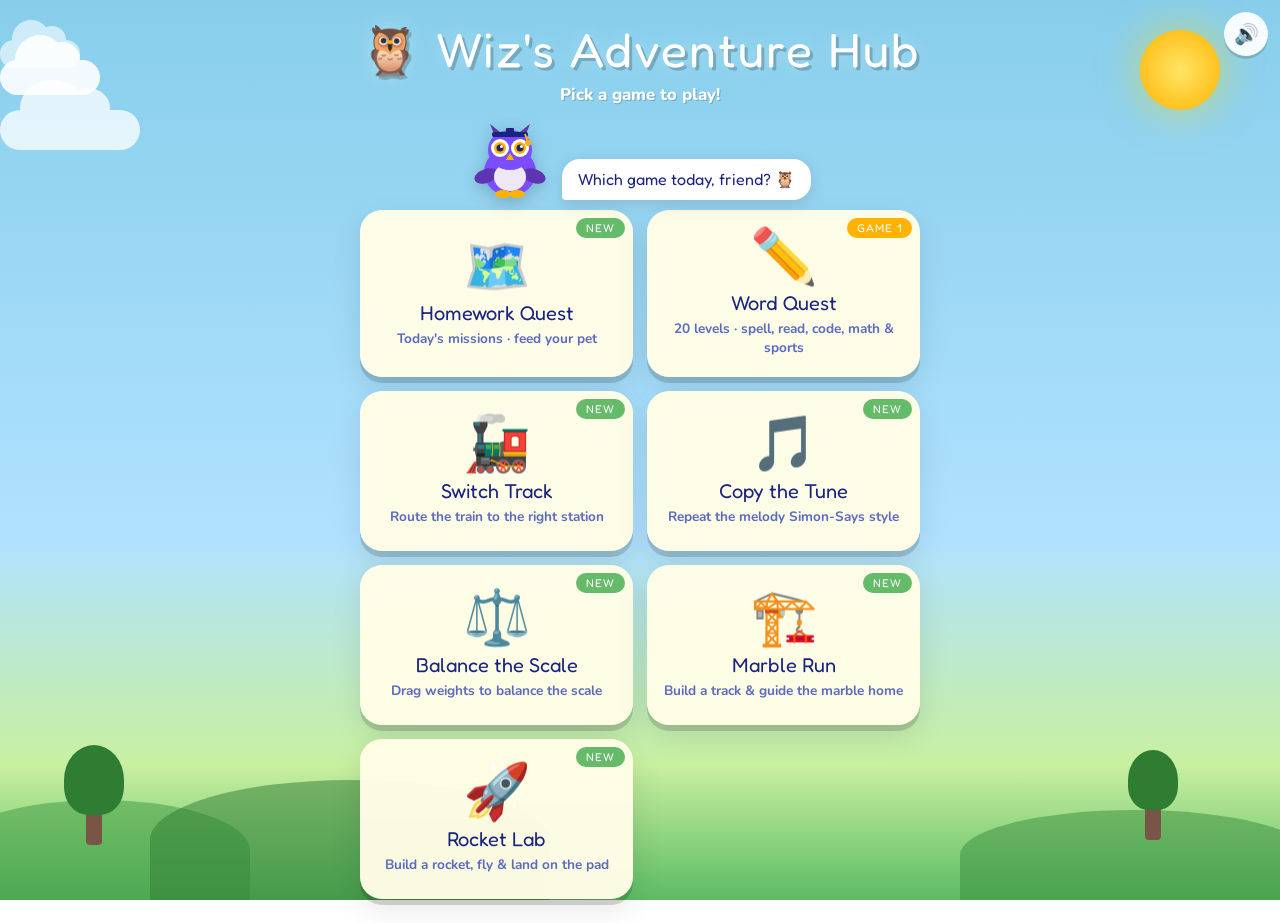
<file: index.html>
<!DOCTYPE html>
<html lang="en">
<head>
<meta charset="UTF-8">
<meta name="viewport" content="width=device-width, initial-scale=1.0">
<title>KidsLearn — Wiz's Adventure Hub 🦉</title>
<link rel="manifest" href="manifest.json">
<meta name="theme-color" content="#1A237E">
<link rel="apple-touch-icon" href="icons/apple-touch-icon.png">
<link rel="stylesheet" href="css/base.css">
<style>
.hub-title{
  font-family:'Fredoka One',cursive;
  font-size:clamp(2rem,6vw,3rem);
  color:white;text-align:center;
  text-shadow:3px 3px 0 rgba(0,0,0,0.2),0 0 20px rgba(255,255,255,0.3);
  letter-spacing:2px;
  margin:8px 0 4px;
}
.hub-sub{
  text-align:center;color:white;font-weight:800;
  font-size:1.05rem;text-shadow:1px 1px 0 rgba(0,0,0,0.2);
  margin-bottom:14px;
}
.tiles{
  display:grid;grid-template-columns:1fr 1fr;gap:14px;
  width:100%;max-width:560px;margin-top:6px;
}
@media (max-width:420px){ .tiles{grid-template-columns:1fr} }
.tile{
  display:flex;flex-direction:column;align-items:center;justify-content:center;
  background:rgba(255,253,231,0.97);
  border-radius:22px;padding:20px 14px;
  text-decoration:none;
  box-shadow:0 6px 0 rgba(0,0,0,0.15),0 10px 30px rgba(0,0,0,0.1);
  transition:transform 0.15s,box-shadow 0.15s;
  color:var(--navy);
  min-height:160px;
  position:relative;
  overflow:hidden;
}
.tile:hover{transform:translateY(-3px);box-shadow:0 9px 0 rgba(0,0,0,0.15),0 14px 40px rgba(0,0,0,0.12)}
.tile:active{transform:translateY(2px);box-shadow:0 4px 0 rgba(0,0,0,0.15)}
.tile.locked{opacity:0.55;cursor:not-allowed;pointer-events:none}
.tile-icon{font-size:3.4rem;line-height:1;margin-bottom:8px}
.tile-name{font-family:'Fredoka One',cursive;font-size:1.25rem;text-align:center;line-height:1.15}
.tile-desc{font-size:0.85rem;color:#5C6BC0;font-weight:700;text-align:center;margin-top:4px}
.tile-badge{
  position:absolute;top:8px;right:8px;
  background:#FFB300;color:white;font-family:'Fredoka One',cursive;
  font-size:0.7rem;padding:3px 10px;border-radius:99px;letter-spacing:1px;
}
.tile-badge.soon{background:#BDBDBD}
.tile-badge.new{background:#66BB6A}
</style>
</head>
<body>

<div id="scene" class="day">
  <div class="sun"></div>
  <div class="moon"></div>
  <div class="stars-wrap" id="starsWrap"></div>
  <div class="cloud c1"></div>
  <div class="cloud c2"></div>
  <div class="cloud c3"></div>
  <div class="hills">
    <div class="hill hill1"></div>
    <div class="hill hill2"></div>
    <div class="hill hill3"></div>
  </div>
  <div class="tree" style="left:5%;bottom:55px"><div class="tree-top"></div><div class="tree-trunk"></div></div>
  <div class="tree" style="right:8%;bottom:60px"><div class="tree-top" style="width:50px;height:60px"></div><div class="tree-trunk"></div></div>
</div>

<div id="confetti"></div>

<div id="app">
  <div class="hub-title">🦉 Wiz's Adventure Hub</div>
  <div class="hub-sub">Pick a game to play!</div>

  <div id="wizHost"></div>

  <div class="tiles">
    <a class="tile" href="homework/index.html">
      <span class="tile-badge new" id="hwBadge">NEW</span>
      <div class="tile-icon">🗺️</div>
      <div class="tile-name">Homework Quest</div>
      <div class="tile-desc">Today's missions · feed your pet</div>
    </a>
    <a class="tile" href="games/word-quest/index.html">
      <span class="tile-badge">GAME 1</span>
      <div class="tile-icon">✏️</div>
      <div class="tile-name">Word Quest</div>
      <div class="tile-desc">20 levels · spell, read, code, math &amp; sports</div>
    </a>
    <a class="tile" href="games/switch-track.html">
      <span class="tile-badge new">NEW</span>
      <div class="tile-icon">🚂</div>
      <div class="tile-name">Switch Track</div>
      <div class="tile-desc">Route the train to the right station</div>
    </a>
    <a class="tile" href="games/copy-the-tune.html">
      <span class="tile-badge new">NEW</span>
      <div class="tile-icon">🎵</div>
      <div class="tile-name">Copy the Tune</div>
      <div class="tile-desc">Repeat the melody Simon-Says style</div>
    </a>
    <a class="tile" href="games/balance-the-scale.html">
      <span class="tile-badge new">NEW</span>
      <div class="tile-icon">⚖️</div>
      <div class="tile-name">Balance the Scale</div>
      <div class="tile-desc">Drag weights to balance the scale</div>
    </a>
    <a class="tile" href="games/marble-run.html">
      <span class="tile-badge new">NEW</span>
      <div class="tile-icon">🏗️</div>
      <div class="tile-name">Marble Run</div>
      <div class="tile-desc">Build a track &amp; guide the marble home</div>
    </a>
    <a class="tile" href="games/rocket-lab.html">
      <span class="tile-badge new">NEW</span>
      <div class="tile-icon">🚀</div>
      <div class="tile-name">Rocket Lab</div>
      <div class="tile-desc">Build a rocket, fly &amp; land on the pad</div>
    </a>
  </div>
</div>

<script src="js/core/util.js"></script>
<script src="js/core/scene.js"></script>
<script src="js/core/wiz.js"></script>
<script src="js/core/confetti.js"></script>
<script src="js/core/audio.js"></script>
<script>
  KL.scene.setScene('day');
  KL.wiz.mount(document.getElementById('wizHost'), 'Which game today, friend? 🦉');
  setTimeout(()=>KL.wiz.say('Which game today, friend? 🦉','idle'), 400);

  // Homework Quest tile badge: "⭐ 2 left today". Read-only peek at its IndexedDB;
  // aborts the open if the database doesn't exist yet so we never create it here.
  (function(){
    if(!window.indexedDB) return;
    const req = indexedDB.open('homeworkQuest');
    req.onupgradeneeded = () => req.transaction.abort();
    req.onerror = () => {};
    req.onsuccess = () => {
      const db = req.result;
      if(!db.objectStoreNames.contains('children')){ db.close(); return; }
      const d = new Date();
      const today = d.getFullYear()+'-'+String(d.getMonth()+1).padStart(2,'0')+'-'+String(d.getDate()).padStart(2,'0');
      const tx = db.transaction(['children','dailyMissions'], 'readonly');
      const kids = tx.objectStore('children').getAll();
      kids.onsuccess = () => {
        if(!kids.result.length) return;
        let left = 0, pending = kids.result.length;
        kids.result.forEach(c => {
          const r = tx.objectStore('dailyMissions').get(c.id + '_' + today);
          r.onsuccess = () => {
            left += r.result ? r.result.missions.filter(m => m.status !== 'done').length : (c.missionsPerDay || 5);
            if(--pending) return;
            const b = document.getElementById('hwBadge');
            b.textContent = left ? '⭐ ' + left + ' left today' : '✅ Done today';
            b.className = 'tile-badge' + (left ? '' : ' new');
          };
        });
      };
      tx.oncomplete = () => db.close();
    };
  })();

  if('serviceWorker' in navigator){
    window.addEventListener('load', () => navigator.serviceWorker.register('sw.js').catch(() => {}));
  }
</script>
</body>
</html>
</file>
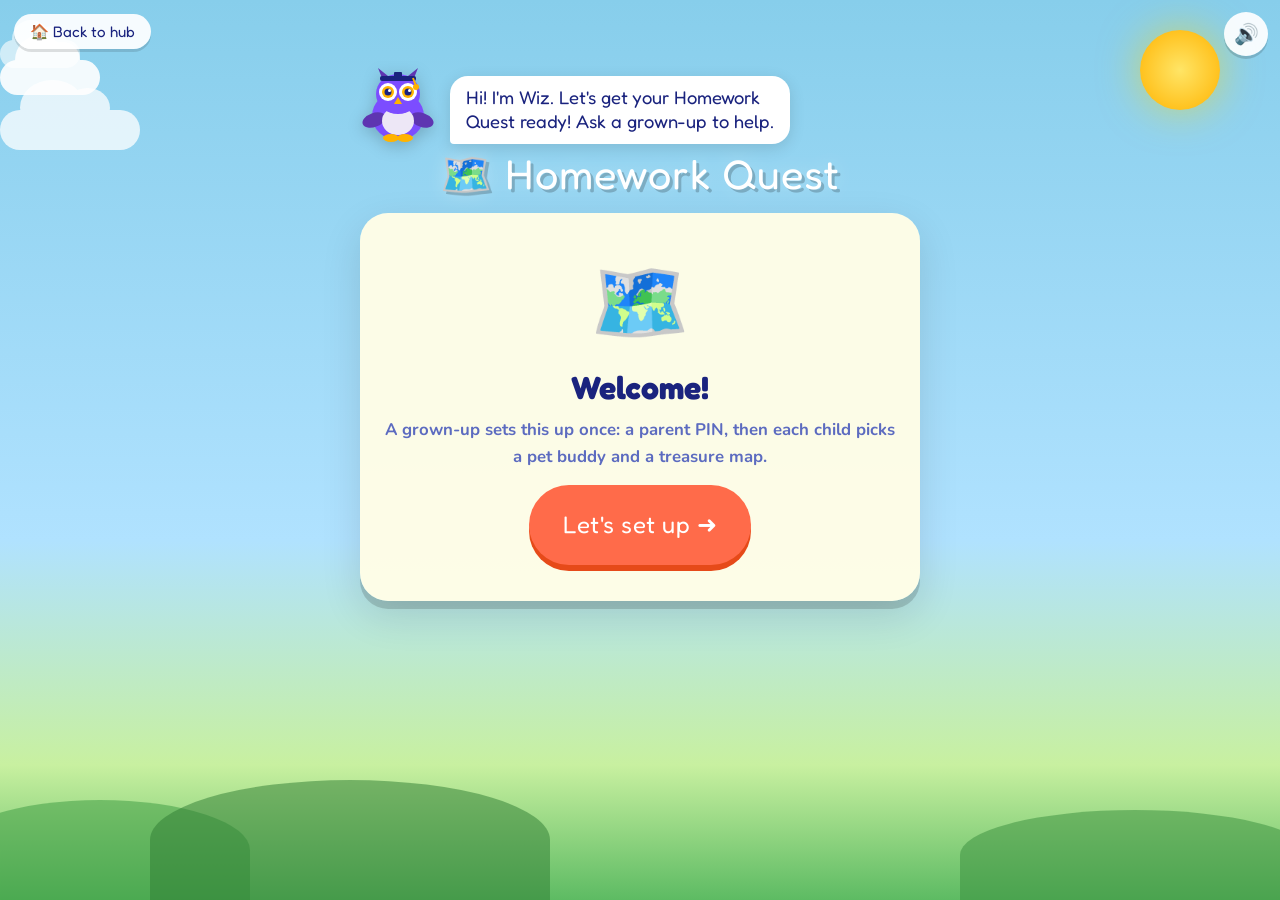
<file: homework/index.html>
<!DOCTYPE html>
<html lang="en">
<head>
<meta charset="UTF-8">
<meta name="viewport" content="width=device-width, initial-scale=1.0, user-scalable=no">
<title>Homework Quest — Wiz's Adventure Hub</title>
<link rel="manifest" href="../manifest.json">
<meta name="theme-color" content="#1A237E">
<link rel="apple-touch-icon" href="../icons/apple-touch-icon.png">
<link rel="stylesheet" href="../css/base.css">
<link rel="stylesheet" href="homework.css">
</head>
<body>

<div id="scene" class="day">
  <div class="sun"></div>
  <div class="moon"></div>
  <div class="stars-wrap" id="starsWrap"></div>
  <div class="cloud c1"></div>
  <div class="cloud c2"></div>
  <div class="cloud c3"></div>
  <div class="hills">
    <div class="hill hill1"></div>
    <div class="hill hill2"></div>
    <div class="hill hill3"></div>
  </div>
</div>

<div id="confetti"></div>

<button id="hwGear" class="hw-gear hidden" type="button" aria-label="Parent settings">⚙️</button>

<div id="app" class="hw-app">
  <div id="wizHost"></div>
  <main id="hwRoot"></main>
</div>

<script>window.KL_BG_MUSIC = false; /* background music would talk over Wiz */</script>
<script src="../js/core/util.js"></script>
<script src="../js/core/scene.js"></script>
<script src="../js/core/wiz.js"></script>
<script src="../js/core/confetti.js"></script>
<script src="../js/core/audio.js"></script>
<script src="js/hw-util.js"></script>
<script src="js/db.js"></script>
<script src="js/speech.js"></script>
<script src="js/pets.js"></script>
<script src="js/map.js"></script>
<script src="js/visuals.js"></script>
<script src="js/fallback-missions.js"></script>
<script src="js/missions.js"></script>
<script src="js/screens.js"></script>
<script src="js/app.js"></script>
</body>
</html>
</file>
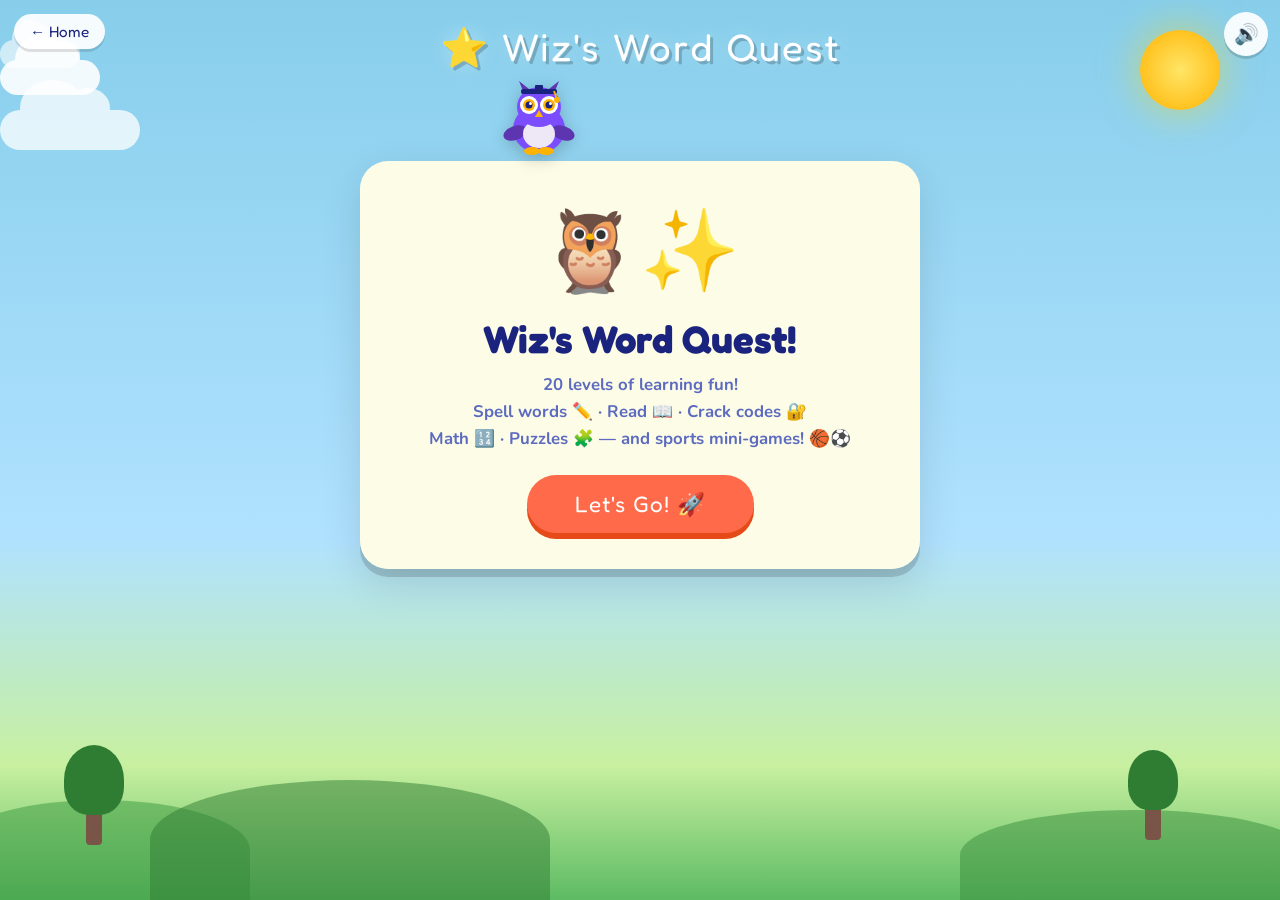
<file: games/word-quest/index.html>
<!DOCTYPE html>
<html lang="en">
<head>
<meta charset="UTF-8">
<meta name="viewport" content="width=device-width, initial-scale=1.0">
<title>Wiz's Word Quest 🦉</title>
<link rel="stylesheet" href="../../css/base.css">
<link rel="stylesheet" href="../../css/word-quest.css">
</head>
<body>

<div id="scene" class="day">
  <div class="sun"></div>
  <div class="moon"></div>
  <div class="stars-wrap" id="starsWrap"></div>
  <div class="cloud c1"></div>
  <div class="cloud c2"></div>
  <div class="cloud c3"></div>
  <div class="hills">
    <div class="hill hill1"></div>
    <div class="hill hill2"></div>
    <div class="hill hill3"></div>
  </div>
  <div class="tree" style="left:5%;bottom:55px"><div class="tree-top"></div><div class="tree-trunk"></div></div>
  <div class="tree" style="right:8%;bottom:60px"><div class="tree-top" style="width:50px;height:60px"></div><div class="tree-trunk"></div></div>
</div>

<div id="confetti"></div>

<a href="../../index.html" class="back-hub">← Home</a>

<div id="app">
  <div class="hdr"><div class="logo">⭐ Wiz's Word Quest</div></div>

  <div id="wizHost"></div>

  <!-- START -->
  <div id="wqStart" class="screen">
    <div class="big-e">🦉✨</div>
    <h1>Wiz's Word Quest!</h1>
    <p>20 levels of learning fun!<br>
       Spell words ✏️ · Read 📖 · Crack codes 🔐<br>
       Math 🔢 · Puzzles 🧩 — and sports mini-games! 🏀⚽</p>
    <button class="play-btn" id="wqStartBtn">Let's Go! 🚀</button>
  </div>

  <!-- GAME -->
  <div id="wqGame" class="hidden" style="width:100%">
    <div class="wq-hud">
      <div class="wq-pill" id="wqLevel">Level 1</div>
      <div class="wq-pill">🎮 <span id="wqQnum">1/10</span></div>
      <div class="wq-pill">⭐ <span id="wqStars">0</span></div>
    </div>
    <div class="wq-progwrap"><div class="wq-prog" id="wqProg" style="width:0%"></div></div>

    <div class="card wq-card">
      <div class="wq-badge badge-fill" id="wqBadge">FILL</div>
      <div id="wqCardBody"></div>
      <div class="wq-feedback" id="wqFeedback"></div>
      <button class="wq-next hidden" id="wqNext">Next ➜</button>
    </div>
  </div>

  <!-- END -->
  <div id="wqEnd" class="screen hidden">
    <div class="big-e" id="wqEndEmoji">🏆</div>
    <h1 id="wqEndTitle">Amazing!</h1>
    <p>You earned <span id="wqEndStars">0 / 200</span> stars!<br>Wiz is so proud of you! 🦉❤️</p>
    <button class="play-btn" id="wqAgain">Play Again 🎮</button>
  </div>
</div>

<script src="../../js/core/util.js"></script>
<script src="../../js/core/scene.js"></script>
<script src="../../js/core/wiz.js"></script>
<script src="../../js/core/confetti.js"></script>
<script src="../../js/core/audio.js"></script>

<script src="../../js/word-quest/rewards.js"></script>
<script src="../../js/word-quest/rewards/soccer.js"></script>
<script src="../../js/word-quest/rewards/basketball.js"></script>
<script src="../../js/word-quest/rewards/baseball.js"></script>
<script src="../../js/word-quest/rewards/hockey.js"></script>
<script src="../../js/word-quest/rewards/fieldgoal.js"></script>
<script src="../../js/word-quest/rewards/tennis.js"></script>
<script src="../../js/word-quest/rewards/balloonpop.js"></script>
<script src="../../js/word-quest/rewards/fruitcatch.js"></script>
<script src="../../js/word-quest/rewards/whackamole.js"></script>
<script src="../../js/word-quest/rewards/rocket.js"></script>
<script src="../../js/word-quest/rewards/cardodge.js"></script>

<script src="../../js/word-quest/wordbank.js"></script>
<script src="../../js/word-quest/levels.js"></script>
<script src="../../js/word-quest/questions.js"></script>
<script src="../../js/word-quest/main.js"></script>
<script>
  KL.wiz.mount(document.getElementById('wizHost'), 'Ready for a quest? 🦉');
  KL.wordQuest.boot();
</script>
</body>
</html>
</file>
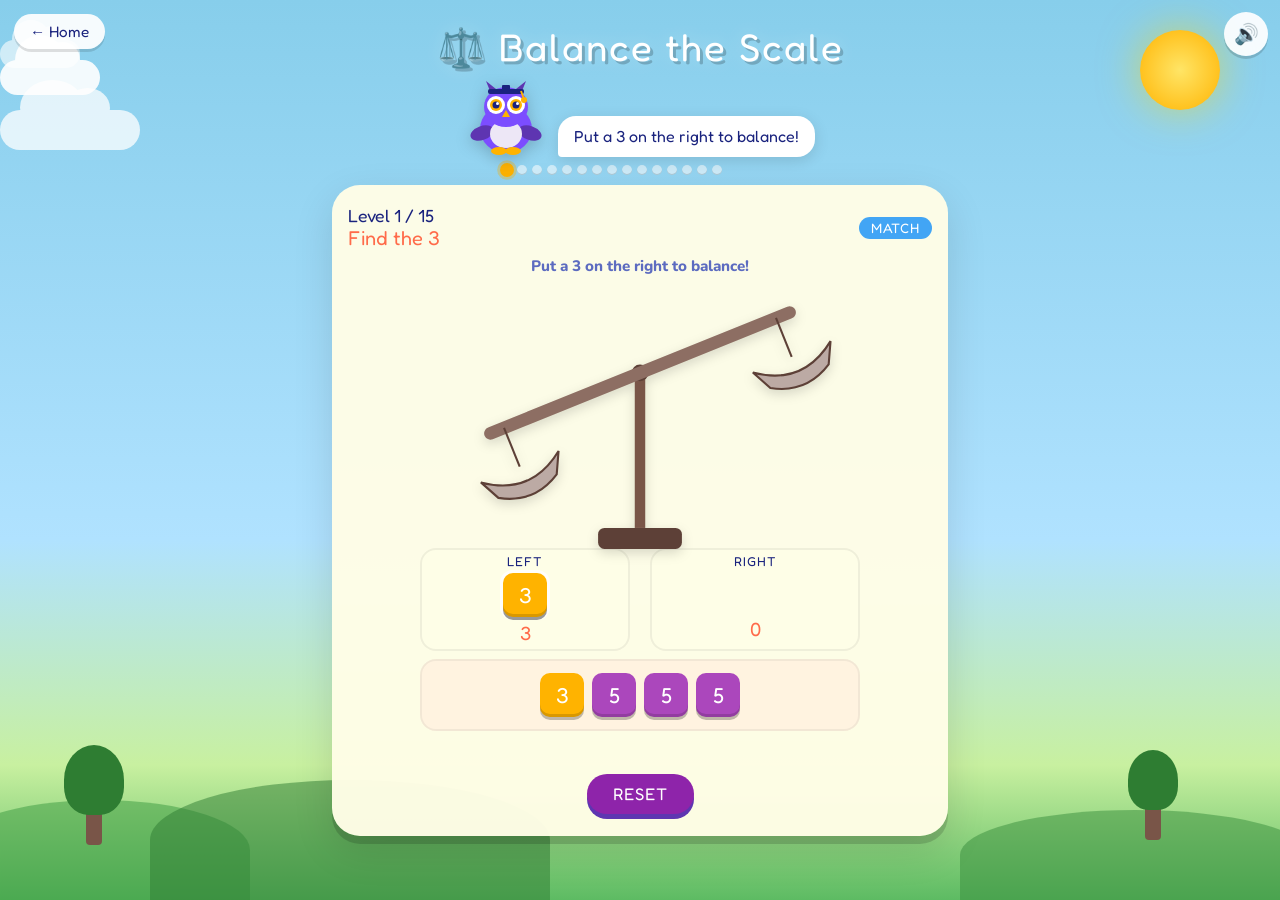
<file: games/balance-the-scale.html>
<!DOCTYPE html>
<html lang="en">
<head>
<meta charset="UTF-8">
<meta name="viewport" content="width=device-width, initial-scale=1.0">
<title>Balance the Scale — Wiz's Adventure ⚖️</title>
<link rel="stylesheet" href="../css/base.css">
<link rel="stylesheet" href="../css/balance-the-scale.css">
</head>
<body>

<div id="scene" class="day">
  <div class="sun"></div>
  <div class="moon"></div>
  <div class="stars-wrap" id="starsWrap"></div>
  <div class="cloud c1"></div>
  <div class="cloud c2"></div>
  <div class="cloud c3"></div>
  <div class="hills">
    <div class="hill hill1"></div>
    <div class="hill hill2"></div>
    <div class="hill hill3"></div>
  </div>
  <div class="tree" style="left:5%;bottom:55px"><div class="tree-top"></div><div class="tree-trunk"></div></div>
  <div class="tree" style="right:8%;bottom:60px"><div class="tree-top" style="width:50px;height:60px"></div><div class="tree-trunk"></div></div>
</div>

<div id="confetti"></div>

<a href="../index.html" class="back-hub">← Home</a>

<div id="app">
  <div class="hdr"><div class="logo">⚖️ Balance the Scale</div></div>

  <div id="wizHost"></div>

  <div id="bsGameScreen" style="width:100%">
    <div class="level-dots" id="bsLevelDots"></div>

    <div class="card bs-card">
      <div class="bs-header">
        <div>
          <div class="bs-level-label" id="bsLevelLabel">Level 1 / 15</div>
          <div class="bs-level-name"  id="bsLevelName">—</div>
        </div>
        <div class="bs-mode-chip" id="bsModeChip">MATCH</div>
      </div>

      <div style="text-align:center">
        <div class="bs-target-chip hidden" id="bsTargetChip"></div>
      </div>

      <div class="bs-hint" id="bsHint"></div>

      <div class="bs-scale-wrap" id="bsScale"></div>

      <div class="bs-pans">
        <div class="bs-pan">
          <div class="bs-pan-label">LEFT</div>
          <div class="bs-pan-content" id="bsPanContentLeft"></div>
          <div class="bs-pan-sum" id="bsLeftSum">0</div>
        </div>
        <div class="bs-pan">
          <div class="bs-pan-label">RIGHT</div>
          <div class="bs-pan-content" id="bsPanContentRight"></div>
          <div class="bs-pan-sum" id="bsRightSum">0</div>
        </div>
      </div>

      <div class="bs-tray" id="bsTray"></div>

      <div class="bs-outcome" id="bsOutcome"></div>

      <div class="bs-controls">
        <button class="bs-btn reset" id="bsReset">RESET</button>
        <button class="bs-btn next hidden" id="bsNext">NEXT ➜</button>
      </div>
    </div>
  </div>

  <div id="bsEndScreen" class="screen hidden">
    <div class="big-e">🏆</div>
    <h1>Balance Master!</h1>
    <p>You balanced the scale on <span id="bsEndScore">0 / 15</span> levels!<br>
       Wiz is so proud of your math sense! 🦉❤️</p>
    <button class="play-btn" id="bsPlayAgain">Play Again ⚖️</button>
  </div>
</div>

<script src="../js/core/util.js"></script>
<script src="../js/core/scene.js"></script>
<script src="../js/core/wiz.js"></script>
<script src="../js/core/confetti.js"></script>
<script src="../js/core/audio.js"></script>
<script src="../js/balance-the-scale/levels.js"></script>
<script src="../js/balance-the-scale/game.js"></script>
<script>
  KL.wiz.mount(document.getElementById('wizHost'), 'Ready to balance the scale?');
  KL.balanceTheScale.boot();
</script>
</body>
</html>
</file>
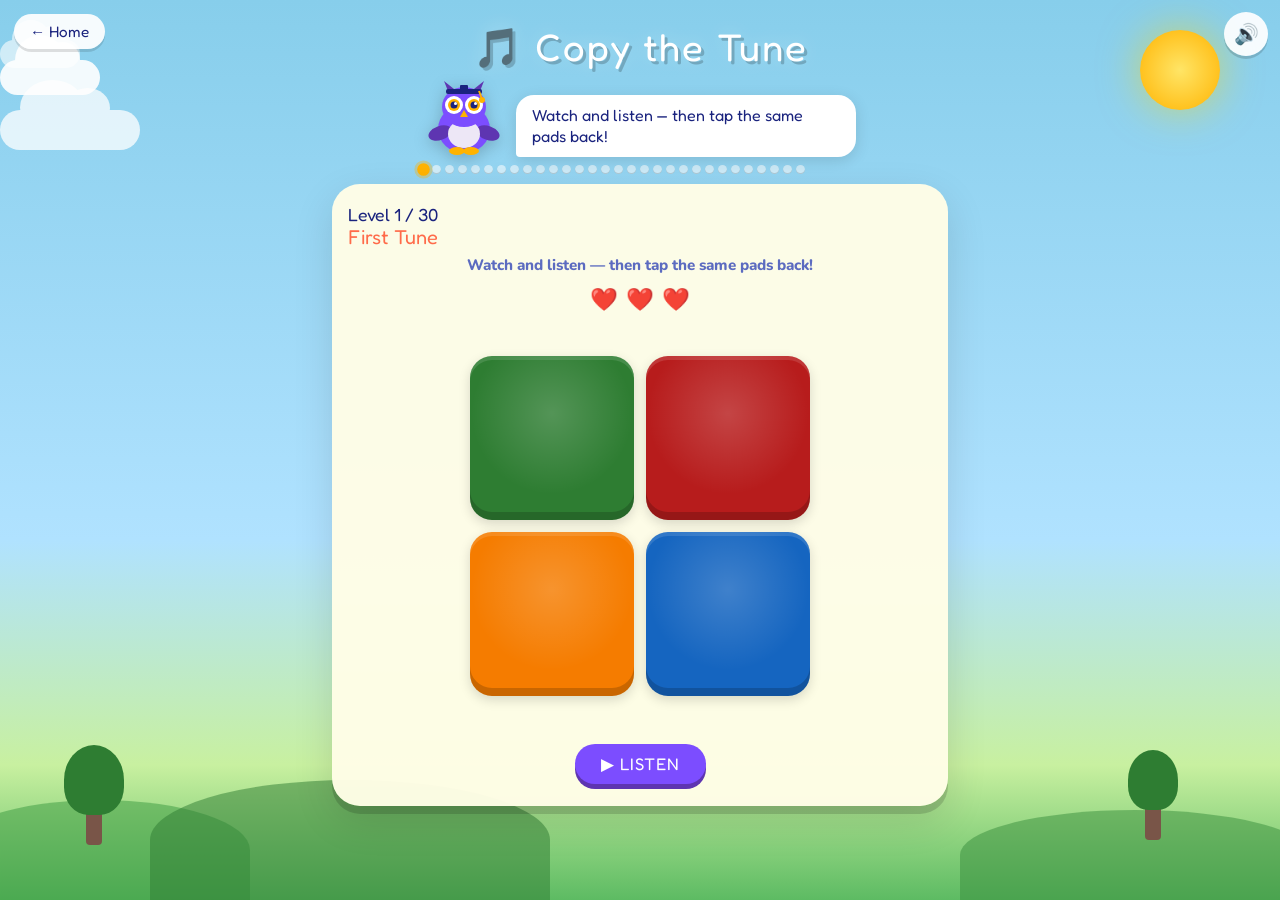
<file: games/copy-the-tune.html>
<!DOCTYPE html>
<html lang="en">
<head>
<meta charset="UTF-8">
<meta name="viewport" content="width=device-width, initial-scale=1.0">
<title>Copy the Tune — Wiz's Adventure 🎵</title>
<link rel="stylesheet" href="../css/base.css">
<link rel="stylesheet" href="../css/copy-the-tune.css">
</head>
<body>

<div id="scene" class="day">
  <div class="sun"></div>
  <div class="moon"></div>
  <div class="stars-wrap" id="starsWrap"></div>
  <div class="cloud c1"></div>
  <div class="cloud c2"></div>
  <div class="cloud c3"></div>
  <div class="hills">
    <div class="hill hill1"></div>
    <div class="hill hill2"></div>
    <div class="hill hill3"></div>
  </div>
  <div class="tree" style="left:5%;bottom:55px"><div class="tree-top"></div><div class="tree-trunk"></div></div>
  <div class="tree" style="right:8%;bottom:60px"><div class="tree-top" style="width:50px;height:60px"></div><div class="tree-trunk"></div></div>
</div>

<div id="confetti"></div>

<a href="../index.html" class="back-hub">← Home</a>

<div id="app">
  <div class="hdr"><div class="logo">🎵 Copy the Tune</div></div>

  <div id="wizHost"></div>

  <div id="ctGameScreen" style="width:100%">
    <div class="level-dots" id="ctLevelDots"></div>

    <div class="card ct-card">
      <div class="ct-header">
        <div>
          <div class="ct-level-label" id="ctLevelLabel">Level 1 / 10</div>
          <div class="ct-level-name"  id="ctLevelName">—</div>
        </div>
        <div class="ct-round hidden" id="ctRoundLabel">Round 1</div>
      </div>

      <div class="ct-hint" id="ctHint"></div>
      <div class="ct-hearts" id="ctHearts"></div>
      <div class="ct-phase" id="ctPhase"></div>

      <div class="ct-pads" id="ctPads"></div>

      <div class="ct-outcome" id="ctOutcome"></div>

      <div class="ct-controls">
        <button class="ct-btn listen" id="ctListen">▶ LISTEN</button>
        <button class="ct-btn next hidden" id="ctNext">NEXT ➜</button>
      </div>
    </div>
  </div>

  <div id="ctEndScreen" class="screen hidden">
    <div class="big-e">🏆</div>
    <h1>Copy the Tune Master!</h1>
    <p>You copied the tune on <span id="ctEndScore">0 / 10</span> levels!<br>
       Wiz is so proud of your musical ears! 🦉❤️</p>
    <button class="play-btn" id="ctPlayAgain">Play Again 🎵</button>
  </div>
</div>

<script>window.KL_BG_MUSIC = false;</script><!-- the melodies are the music -->
<script src="../js/core/util.js"></script>
<script src="../js/core/scene.js"></script>
<script src="../js/core/wiz.js"></script>
<script src="../js/core/confetti.js"></script>
<script src="../js/core/audio.js"></script>
<script src="../js/copy-the-tune/levels.js"></script>
<script src="../js/copy-the-tune/game.js"></script>
<script>
  KL.wiz.mount(document.getElementById('wizHost'), 'Ready to copy some tunes?');
  KL.copyTheTune.boot();
</script>
</body>
</html>
</file>
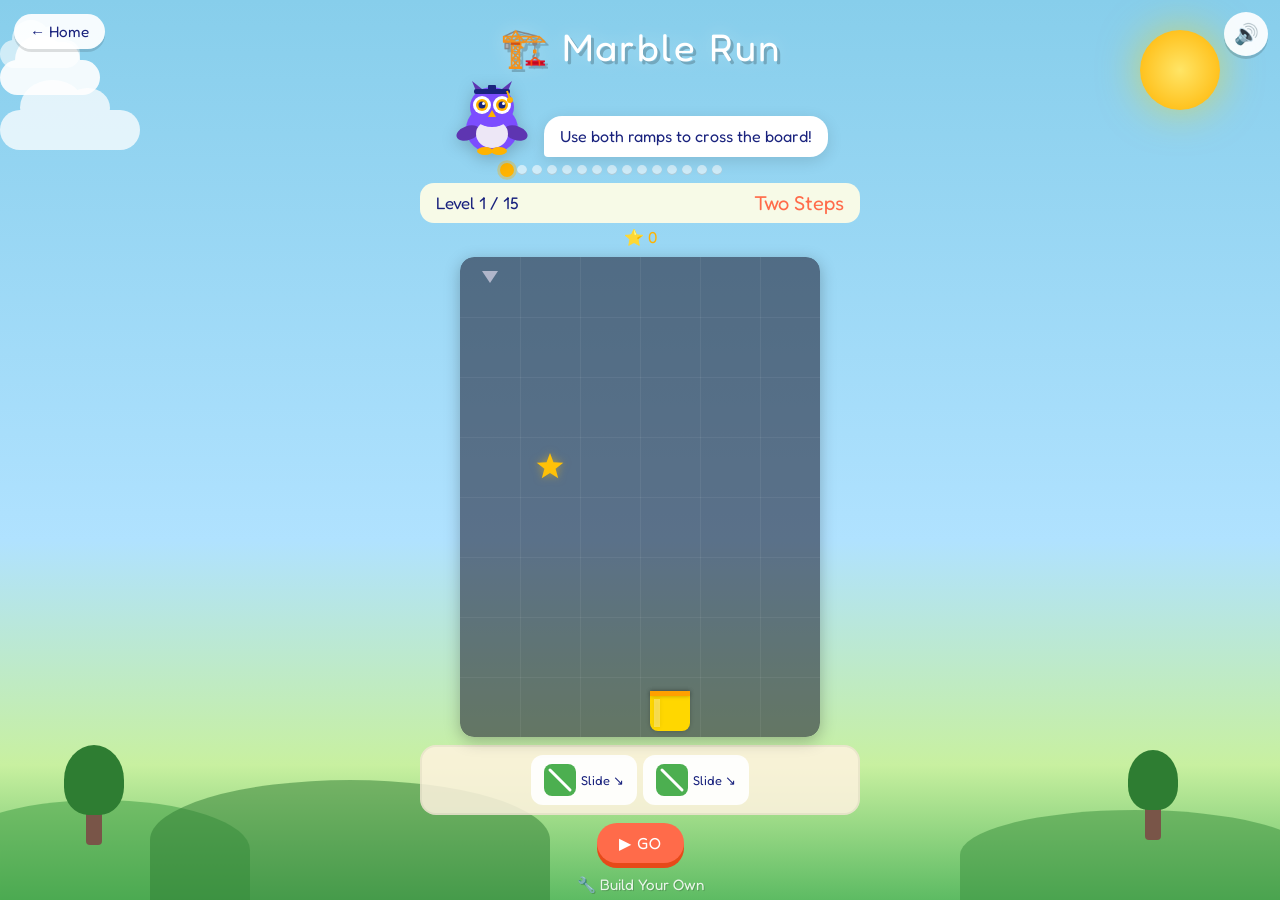
<file: games/marble-run.html>
<!DOCTYPE html>
<html lang="en">
<head>
<meta charset="UTF-8">
<meta name="viewport" content="width=device-width, initial-scale=1.0">
<title>Marble Run — Wiz's Adventure 🏗️</title>
<link rel="stylesheet" href="../css/base.css">
<link rel="stylesheet" href="../css/marble-run.css">
</head>
<body>

<div id="scene" class="day">
  <div class="sun"></div>
  <div class="moon"></div>
  <div class="stars-wrap" id="starsWrap"></div>
  <div class="cloud c1"></div>
  <div class="cloud c2"></div>
  <div class="cloud c3"></div>
  <div class="hills">
    <div class="hill hill1"></div>
    <div class="hill hill2"></div>
    <div class="hill hill3"></div>
  </div>
  <div class="tree" style="left:5%;bottom:55px"><div class="tree-top"></div><div class="tree-trunk"></div></div>
  <div class="tree" style="right:8%;bottom:60px"><div class="tree-top" style="width:50px;height:60px"></div><div class="tree-trunk"></div></div>
</div>

<div id="confetti"></div>

<a href="../index.html" class="back-hub">&larr; Home</a>

<div id="app">
  <div class="hdr"><div class="logo">🏗️ Marble Run</div></div>

  <div id="wizHost"></div>

  <div id="mrGameScreen" style="width:100%">
    <div class="level-dots" id="mrDots"></div>

    <div class="mr-card" id="mrCard">
      <span class="mr-lvl">Level 1 / 15</span>
      <span class="mr-name">—</span>
    </div>
    <div style="text-align:center"><span class="mr-stars" id="mrStars">⭐ 0</span></div>

    <div class="mr-board">
      <canvas id="mrCanvas" width="360" height="480"></canvas>
    </div>

    <div class="mr-tray" id="mrTray"></div>

    <div class="mr-btns">
      <button class="mr-btn" id="mrGo">▶ GO</button>
      <button class="mr-btn hidden" id="mrRetry">↺ RETRY</button>
      <button class="mr-btn hidden" id="mrNext">NEXT ▶</button>
      <button class="mr-btn hidden" id="mrClear">CLEAR</button>
      <button class="mr-btn hidden" id="mrBack">← BACK</button>
    </div>

    <button class="mr-sandbox-link" id="mrSandboxBtn">🔧 Build Your Own</button>
  </div>

  <div id="mrEndScreen" class="screen hidden">
    <div class="big-e">🏆</div>
    <h1>Amazing Run!</h1>
    <p id="mrEndMsg">You collected 0 stars!</p>
    <button class="play-btn" id="mrRestart">Play Again 🏗️</button>
    <button class="mr-sandbox-link" id="mrEndSandbox">🔧 Build Your Own</button>
  </div>
</div>

<script src="../js/core/util.js"></script>
<script src="../js/core/scene.js"></script>
<script src="../js/core/wiz.js"></script>
<script src="../js/core/confetti.js"></script>
<script src="../js/core/audio.js"></script>
<script src="../js/marble-run/levels.js"></script>
<script src="../js/marble-run/game.js"></script>
<script>
  KL.wiz.mount(document.getElementById('wizHost'), 'Build a path for the marble!');
  KL.marbleRun.boot();
</script>
</body>
</html>
</file>
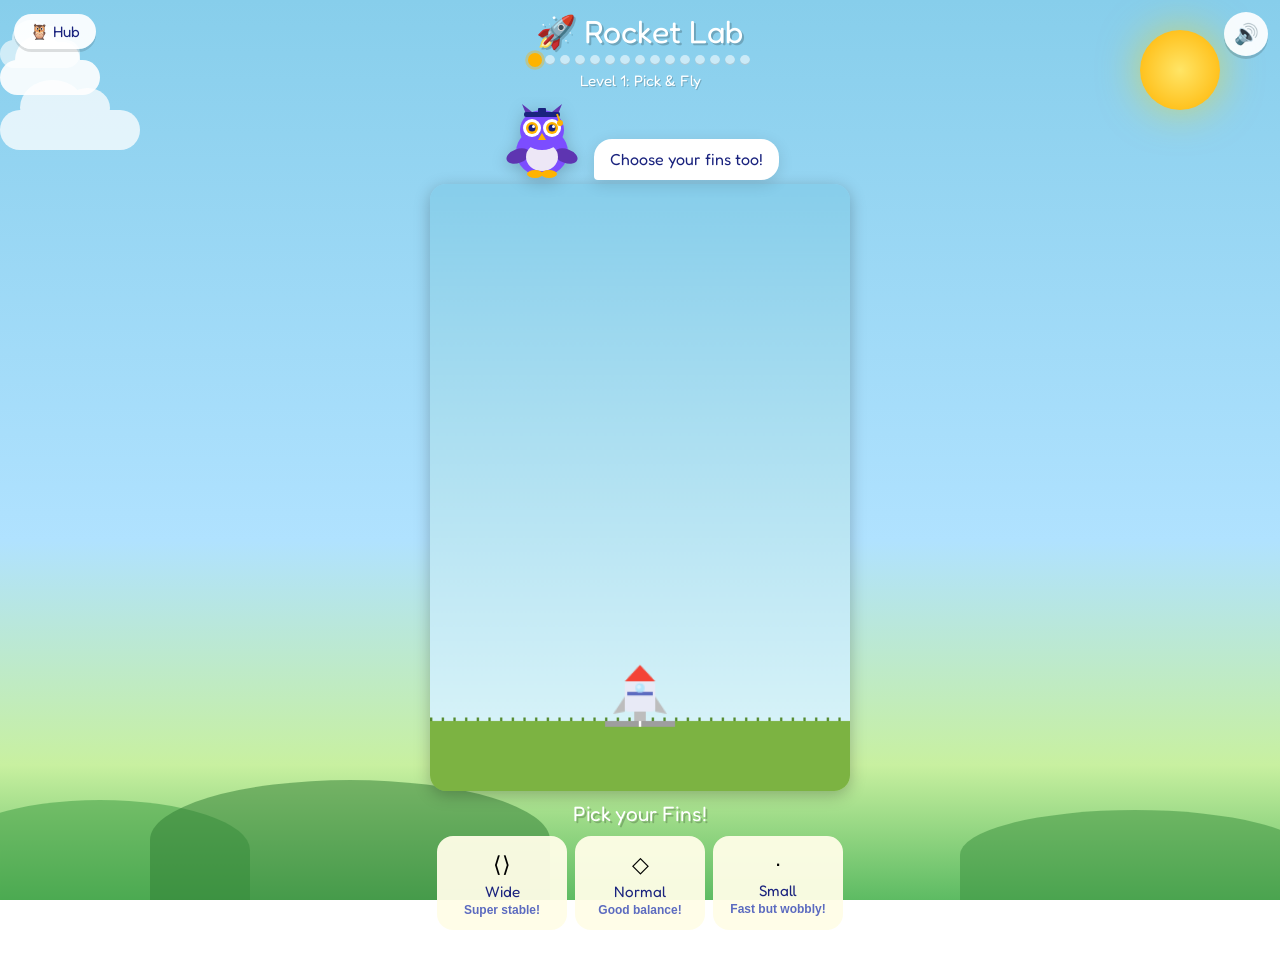
<file: games/rocket-lab.html>
<!DOCTYPE html>
<html lang="en">
<head>
<meta charset="UTF-8">
<meta name="viewport" content="width=device-width, initial-scale=1.0, user-scalable=no">
<title>Rocket Lab — Wiz's Adventure Hub</title>
<link rel="stylesheet" href="../css/base.css">
<link rel="stylesheet" href="../css/rocket-lab.css">
</head>
<body>

<div id="scene" class="day">
  <div class="sun"></div>
  <div class="moon"></div>
  <div class="stars-wrap" id="starsWrap"></div>
  <div class="cloud c1"></div>
  <div class="cloud c2"></div>
  <div class="cloud c3"></div>
  <div class="hills">
    <div class="hill hill1"></div>
    <div class="hill hill2"></div>
    <div class="hill hill3"></div>
  </div>
</div>

<div id="confetti"></div>

<a class="back-hub" href="../index.html">🦉 Hub</a>

<div id="app">
  <div class="rl-header">
    <div class="rl-title">🚀 Rocket Lab</div>
    <div class="level-dots" id="dots"></div>
    <div class="rl-lvl-label" id="lvLabel"></div>
  </div>

  <div id="wizHost"></div>

  <div class="rl-game-screen" id="gameScreen">
    <canvas id="rlCanvas" class="rl-canvas"></canvas>
    <div class="rl-build" id="buildPanel"></div>
    <div class="rl-hud" id="hud" style="display:none">
      <div class="rl-hud-left">
        <div class="rl-fuel-wrap">
          <div class="rl-fuel-fill" id="fuelFill"></div>
        </div>
        <div class="rl-fuel-label">FUEL</div>
      </div>
      <div class="rl-hud-right">
        <div class="rl-alt" id="altLabel">0m</div>
        <div class="rl-wind" id="windLabel"></div>
      </div>
    </div>
    <div class="rl-result" id="resultPanel" style="display:none">
      <div class="rl-result-title" id="resultTitle"></div>
      <div class="rl-result-stars" id="resultStars"></div>
      <button class="rl-result-btn" id="resultBtn"></button>
    </div>
  </div>

  <div class="rl-end-screen" id="endScreen" style="display:none">
    <div class="rl-end-title">🚀 Mission Complete!</div>
    <div class="rl-end-stars" id="endStars"></div>
    <button class="rl-end-btn" id="endBtn">Play Again</button>
  </div>
</div>

<script src="../js/core/util.js"></script>
<script src="../js/core/scene.js"></script>
<script src="../js/core/wiz.js"></script>
<script src="../js/core/confetti.js"></script>
<script src="../js/core/audio.js"></script>
<script src="../js/rocket-lab/levels.js"></script>
<script src="../js/rocket-lab/game.js"></script>
<script>
  KL.rocketLab.init();
</script>
</body>
</html>
</file>
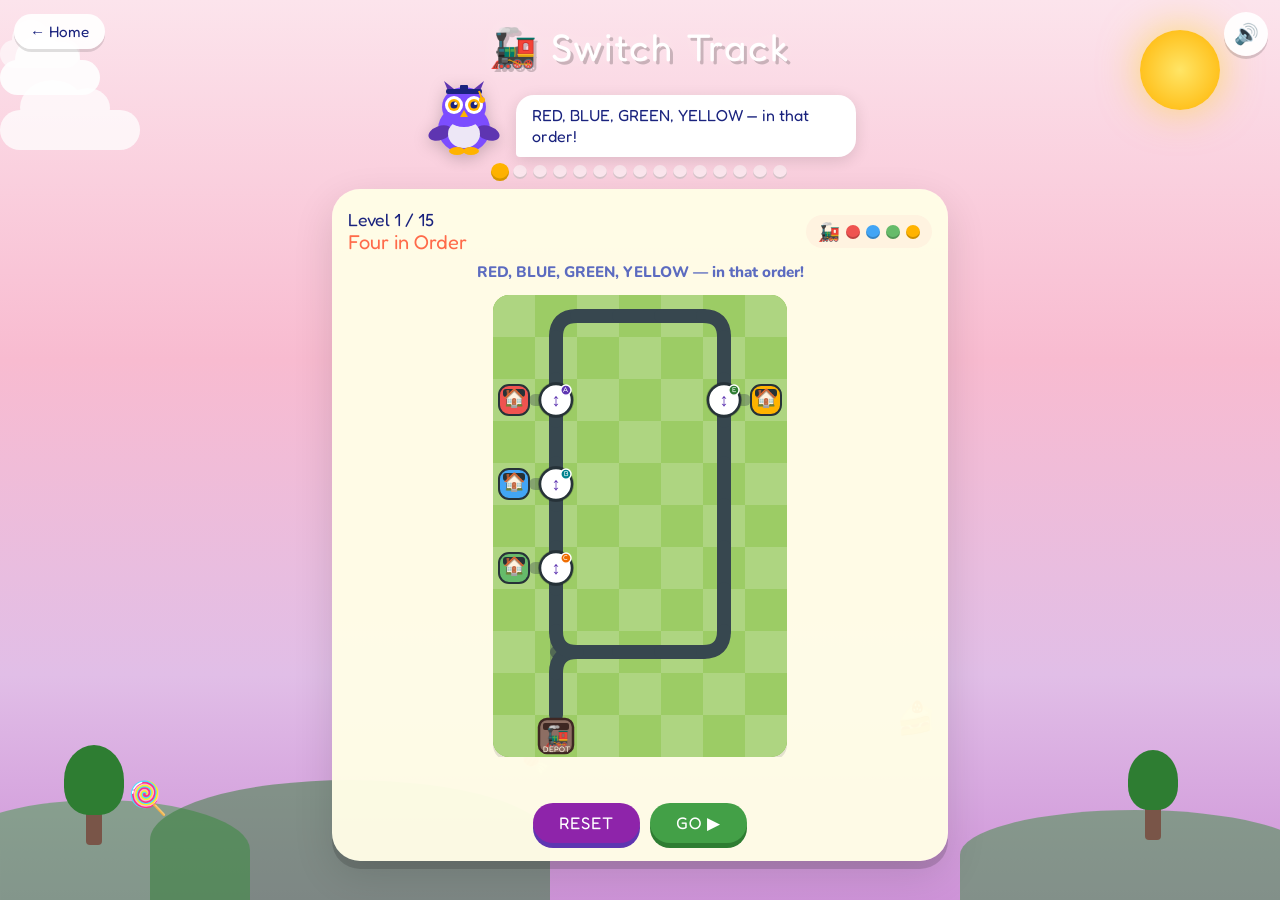
<file: games/switch-track.html>
<!DOCTYPE html>
<html lang="en">
<head>
<meta charset="UTF-8">
<meta name="viewport" content="width=device-width, initial-scale=1.0">
<title>Switch Track — Wiz's Adventure 🚂</title>
<link rel="stylesheet" href="../css/base.css">
<link rel="stylesheet" href="../css/switch-track.css">
</head>
<body>

<div id="scene" class="day">
  <div class="sun"></div>
  <div class="moon"></div>
  <div class="stars-wrap" id="starsWrap"></div>
  <div class="cloud c1"></div>
  <div class="cloud c2"></div>
  <div class="cloud c3"></div>
  <div class="hills">
    <div class="hill hill1"></div>
    <div class="hill hill2"></div>
    <div class="hill hill3"></div>
  </div>
  <div class="tree" style="left:5%;bottom:55px"><div class="tree-top"></div><div class="tree-trunk"></div></div>
  <div class="tree" style="right:8%;bottom:60px"><div class="tree-top" style="width:50px;height:60px"></div><div class="tree-trunk"></div></div>
</div>

<div id="confetti"></div>

<a href="../index.html" class="back-hub">← Home</a>

<div id="app">
  <div class="hdr"><div class="logo">🚂 Switch Track</div></div>

  <div id="wizHost"></div>

  <div id="stGameScreen" style="width:100%">
    <div class="level-dots" id="stLevelDots"></div>

    <div class="card st-card">
      <div class="st-header">
        <div>
          <div class="st-level-label" id="stLevelLabel">Level 1 / 10</div>
          <div class="st-level-name"  id="stLevelName">—</div>
        </div>
        <div class="st-trains-chip" id="stTrainsChip"></div>
      </div>

      <div class="st-hint" id="stHint"></div>

      <div class="board-wrap" id="boardWrap"></div>

      <div class="st-outcome" id="stOutcome"></div>

      <div class="st-controls">
        <button class="st-btn reset" id="stReset">RESET</button>
        <button class="st-btn go"    id="stGo">GO ▶</button>
        <button class="st-btn next hidden" id="stNext">NEXT ➜</button>
      </div>
    </div>
  </div>

  <div id="stEndScreen" class="screen hidden">
    <div class="big-e">🏆</div>
    <h1>Switch Track Master!</h1>
    <p>You got every train home on <span id="stEndScore">0 / 10</span> levels!<br>
       Wiz is so proud of you! 🦉❤️</p>
    <button class="play-btn" id="stPlayAgain">Play Again 🚂</button>
  </div>
</div>

<script src="../js/core/util.js"></script>
<script src="../js/core/scene.js"></script>
<script src="../js/core/wiz.js"></script>
<script src="../js/core/confetti.js"></script>
<script src="../js/core/audio.js"></script>
<script src="../js/switch-track/levels.js"></script>
<script src="../js/switch-track/game.js"></script>
<script>
  KL.wiz.mount(document.getElementById('wizHost'), 'Ready to drive some trains?');
  KL.switchTrack.boot();
</script>
</body>
</html>
</file>
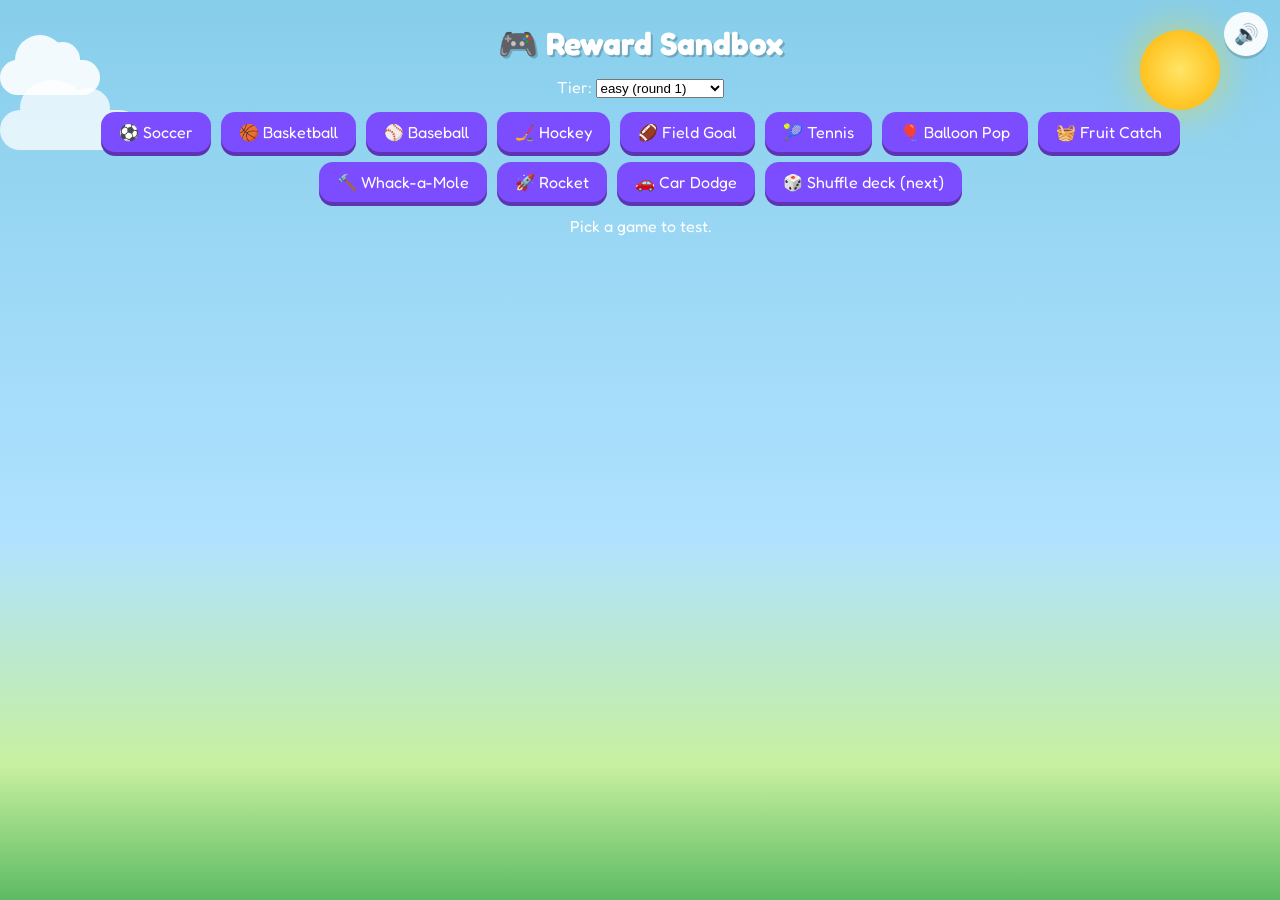
<file: games/word-quest/_sandbox.html>
<!DOCTYPE html>
<html lang="en">
<head>
<meta charset="UTF-8">
<meta name="viewport" content="width=device-width, initial-scale=1.0">
<title>Word Quest — Reward Sandbox (dev)</title>
<link rel="stylesheet" href="../../css/base.css">
<link rel="stylesheet" href="../../css/word-quest.css">
<style>
  body{display:flex;flex-direction:column;align-items:center;gap:14px;padding:24px}
  h1{font-family:'Fredoka One',cursive;color:#fff;text-shadow:2px 2px 0 rgba(0,0,0,0.2);position:relative;z-index:5}
  .row{display:flex;gap:10px;flex-wrap:wrap;justify-content:center;position:relative;z-index:5}
  button.dev{font-family:'Fredoka One',cursive;font-size:1rem;padding:10px 18px;border:none;border-radius:14px;
    cursor:pointer;color:#fff;background:#7C4DFF;box-shadow:0 4px 0 #5E35B1}
  .tier{font-family:'Fredoka One',cursive;color:#fff;position:relative;z-index:5}
  #log{font-family:'Fredoka One',cursive;color:#fff;position:relative;z-index:5;min-height:1.4em}
</style>
</head>
<body>
<div id="scene" class="day">
  <div class="sun"></div><div class="cloud c1"></div><div class="cloud c2"></div>
</div>
<div id="confetti"></div>

<h1>🎮 Reward Sandbox</h1>
<div class="tier">Tier:
  <select id="tier">
    <option value="easy">easy (round 1)</option>
    <option value="medium">medium (round 2)</option>
    <option value="hard">hard (round 3+)</option>
  </select>
</div>
<div class="row">
  <button class="dev" data-sport="soccer">⚽ Soccer</button>
  <button class="dev" data-sport="basketball">🏀 Basketball</button>
  <button class="dev" data-sport="baseball">⚾ Baseball</button>
  <button class="dev" data-sport="hockey">🏒 Hockey</button>
  <button class="dev" data-sport="fieldgoal">🏈 Field Goal</button>
  <button class="dev" data-sport="tennis">🎾 Tennis</button>
  <button class="dev" data-sport="balloonpop">🎈 Balloon Pop</button>
  <button class="dev" data-sport="fruitcatch">🧺 Fruit Catch</button>
  <button class="dev" data-sport="whackamole">🔨 Whack-a-Mole</button>
  <button class="dev" data-sport="rocket">🚀 Rocket</button>
  <button class="dev" data-sport="cardodge">🚗 Car Dodge</button>
  <button class="dev" id="deckBtn">🎲 Shuffle deck (next)</button>
</div>
<div id="log">Pick a game to test.</div>

<script src="../../js/core/util.js"></script>
<script src="../../js/core/scene.js"></script>
<script src="../../js/core/confetti.js"></script>
<script src="../../js/core/audio.js"></script>
<script src="../../js/word-quest/rewards.js"></script>
<script src="../../js/word-quest/rewards/soccer.js"></script>
<script src="../../js/word-quest/rewards/basketball.js"></script>
<script src="../../js/word-quest/rewards/baseball.js"></script>
<script src="../../js/word-quest/rewards/hockey.js"></script>
<script src="../../js/word-quest/rewards/fieldgoal.js"></script>
<script src="../../js/word-quest/rewards/tennis.js"></script>
<script src="../../js/word-quest/rewards/balloonpop.js"></script>
<script src="../../js/word-quest/rewards/fruitcatch.js"></script>
<script src="../../js/word-quest/rewards/whackamole.js"></script>
<script src="../../js/word-quest/rewards/rocket.js"></script>
<script src="../../js/word-quest/rewards/cardodge.js"></script>
<script>
  const rewards = KL.wordQuest.rewards;
  const log = document.getElementById('log');
  const tierSel = document.getElementById('tier');
  const roundFor = { easy: 1, medium: 2, hard: 3 };

  document.querySelectorAll('button.dev[data-sport]').forEach(b => {
    b.onclick = () => {
      const key = b.dataset.sport;
      // force this sport next by seeding the internal deck
      forceNext(key);
      log.textContent = `Playing ${key} (${tierSel.value})…`;
      rewards.trigger(roundFor[tierSel.value], (bonus) => {
        log.textContent = `${key}: finished, bonus = ${bonus}`;
      });
    };
  });
  document.getElementById('deckBtn').onclick = () => {
    log.textContent = 'Playing next from shuffled deck…';
    rewards.trigger(roundFor[tierSel.value], (bonus) => {
      log.textContent = `Deck game finished, bonus = ${bonus}`;
    });
  };

  // Force a specific sport next via the controller's dev hook.
  function forceNext(key){ if(rewards._forceNext) rewards._forceNext(key); }
  KL.scene.setScene('day');
</script>
</body>
</html>
</file>
<file: css/base.css>
@import url('https://fonts.googleapis.com/css2?family=Nunito:wght@400;700;800;900&family=Fredoka+One&display=swap');

:root {
  --sky1:#87CEEB; --sky2:#B0E0FF;
  --sun:#FFD700; --moon:#FFF8DC;
  --grass:#5DBB63; --grass2:#3A9940;
  --cloud:#fff;
  --navy:#1A237E; --navy2:#283593;
  --coral:#FF6B4A; --coral2:#E64A19;
  --gold:#FFB300; --gold2:#FF8F00;
  --mint:#4CAF82; --mint2:#388E60;
  --purple:#7C4DFF; --purple2:#5E35B1;
  --card:#FFFDE7; --card2:#FFF9C4;
  --white:#fff;
  --txt:#1A237E;
}

*{box-sizing:border-box;margin:0;padding:0}

body{
  font-family:'Nunito',sans-serif;
  min-height:100vh;
  overflow-x:hidden;
  display:flex;flex-direction:column;align-items:center;
  position:relative;
}

/* ═══ ANIMATED BACKGROUNDS ═══ */
#scene{
  position:fixed;inset:0;z-index:0;
  transition:background 1s ease;
}
#scene.day{background:linear-gradient(180deg,#87CEEB 0%,#B0E2FF 60%,#C8F0A0 85%,#5DBB63 100%)}
#scene.night{background:linear-gradient(180deg,#0D1B4B 0%,#1A2D6B 60%,#1E3A1E 85%,#2D5A2D 100%)}
#scene.jungle{background:linear-gradient(180deg,#1B5E20 0%,#2E7D32 40%,#388E3C 75%,#1B5E20 100%)}
#scene.space{background:linear-gradient(180deg,#0A0A2E 0%,#1A1A4E 50%,#0D2137 85%,#0A1628 100%)}
#scene.candy{background:linear-gradient(180deg,#FCE4EC 0%,#F8BBD0 40%,#E1BEE7 75%,#CE93D8 100%)}

.sun{position:absolute;top:30px;right:60px;width:80px;height:80px;background:radial-gradient(circle,#FFE566,#FFB300);border-radius:50%;box-shadow:0 0 40px #FFD70088;animation:sunPulse 4s ease-in-out infinite}
@keyframes sunPulse{0%,100%{box-shadow:0 0 40px #FFD70088}50%{box-shadow:0 0 70px #FFD700CC}}
.moon{position:absolute;top:30px;right:60px;width:70px;height:70px;background:#FFF8DC;border-radius:50%;box-shadow:0 0 30px #FFF8DC88;display:none}
.night .moon{display:block}
.night .sun{display:none}

.cloud{position:absolute;background:white;border-radius:50px;opacity:0.9;animation:drift linear infinite}
.cloud::before,.cloud::after{content:'';position:absolute;background:white;border-radius:50%}
.cloud.c1{width:100px;height:35px;top:60px;animation-duration:28s;animation-delay:-5s}
.cloud.c1::before{width:50px;height:50px;top:-25px;left:15px}
.cloud.c1::after{width:35px;height:35px;top:-18px;left:45px}
.cloud.c2{width:140px;height:40px;top:110px;animation-duration:40s;animation-delay:-15s;opacity:0.75}
.cloud.c2::before{width:65px;height:55px;top:-30px;left:20px}
.cloud.c2::after{width:45px;height:40px;top:-22px;left:65px}
.cloud.c3{width:80px;height:28px;top:40px;animation-duration:55s;animation-delay:-30s;opacity:0.6}
.cloud.c3::before{width:38px;height:38px;top:-20px;left:12px}
.cloud.c3::after{width:28px;height:28px;top:-14px;left:38px}
@keyframes drift{from{left:-200px}to{left:110vw}}

.stars-wrap{position:absolute;inset:0;pointer-events:none;display:none}
.night .stars-wrap,.space .stars-wrap{display:block}
.star-dot{position:absolute;background:white;border-radius:50%;animation:twinkle ease-in-out infinite}
@keyframes twinkle{0%,100%{opacity:1;transform:scale(1)}50%{opacity:0.2;transform:scale(0.5)}}

.hills{position:absolute;bottom:0;left:0;right:0;height:120px;overflow:hidden}
.hill{position:absolute;bottom:0;border-radius:50% 50% 0 0;opacity:0.5}
.hill1{width:300px;height:100px;left:-50px;background:#3A9940}
.hill2{width:400px;height:120px;left:150px;background:#2E7D32}
.hill3{width:350px;height:90px;right:-30px;background:#388E3C}

.tree{position:absolute;bottom:60px}
.tree-trunk{width:16px;height:40px;background:#795548;margin:0 auto;border-radius:4px}
.tree-top{width:60px;height:70px;background:#2E7D32;border-radius:50% 50% 40% 40%;margin:0 auto;position:relative;top:10px}

.vine{position:absolute;top:0;width:8px;background:linear-gradient(#2E7D32,#1B5E20);border-radius:4px;animation:swingVine 3s ease-in-out infinite;transform-origin:top center}
@keyframes swingVine{0%,100%{transform:rotate(-8deg)}50%{transform:rotate(8deg)}}

.planet{position:absolute;border-radius:50%;animation:floatPlanet 6s ease-in-out infinite}
@keyframes floatPlanet{0%,100%{transform:translateY(0)}50%{transform:translateY(-12px)}}
.rocket{position:absolute;font-size:2.5rem;animation:rocketFly 8s linear infinite}
@keyframes rocketFly{from{left:-60px;top:20%}to{left:110vw;top:10%}}

.lollipop{position:absolute;font-size:2.5rem;animation:bounce 2s ease-in-out infinite}
@keyframes bounce{0%,100%{transform:translateY(0) rotate(-5deg)}50%{transform:translateY(-10px) rotate(5deg)}}

/* ═══ OWL MASCOT ═══ */
.wiz-wrap{
  position:relative;z-index:10;
  display:flex;align-items:flex-end;gap:12px;
  margin-bottom:4px;
  width:100%;max-width:580px;
  padding:0 8px;
}
.wiz{
  flex-shrink:0;
  width:80px;height:80px;
  position:relative;
  filter:drop-shadow(0 4px 8px rgba(0,0,0,0.2));
  transition:transform 0.3s;
}
.wiz.happy{animation:wizBounce 0.6s ease}
.wiz.sad{animation:wizShake 0.5s ease}
.wiz.idle{animation:wizFloat 3s ease-in-out infinite}
@keyframes wizBounce{0%,100%{transform:scale(1)}30%{transform:scale(1.3) rotate(-10deg)}60%{transform:scale(0.9) rotate(5deg)}}
@keyframes wizShake{0%,100%{transform:translateX(0)}25%{transform:translateX(-8px)}75%{transform:translateX(8px)}}
@keyframes wizFloat{0%,100%{transform:translateY(0)}50%{transform:translateY(-6px)}}

.wiz-bubble{
  background:white;
  border-radius:18px 18px 18px 4px;
  padding:10px 16px;
  font-family:'Fredoka One',cursive;
  font-size:1rem;
  color:var(--navy);
  box-shadow:0 4px 16px rgba(0,0,0,0.12);
  max-width:340px;
  line-height:1.3;
  opacity:0;
  transform:translateY(6px);
  transition:opacity 0.3s,transform 0.3s;
}
.wiz-bubble.show{opacity:1;transform:translateY(0)}

/* ═══ LAYOUT ═══ */
#app{
  position:relative;z-index:5;
  width:100%;max-width:640px;
  padding:12px 12px 24px;
  display:flex;flex-direction:column;align-items:center;
  min-height:100vh;
}

.hdr{text-align:center;padding:12px 0 6px}
.logo{
  font-family:'Fredoka One',cursive;
  font-size:clamp(1.6rem,4.5vw,2.4rem);
  color:white;
  text-shadow:3px 3px 0 rgba(0,0,0,0.2),0 0 20px rgba(255,255,255,0.3);
  letter-spacing:2px;
}

.hud{display:flex;gap:10px;justify-content:center;flex-wrap:wrap;margin:8px 0 10px;width:100%}
.hud-pill{
  background:rgba(255,255,255,0.92);
  backdrop-filter:blur(4px);
  border-radius:99px;padding:6px 18px;
  font-family:'Fredoka One',cursive;font-size:1.05rem;
  box-shadow:0 3px 0 rgba(0,0,0,0.12);
  color:var(--navy);display:flex;align-items:center;gap:5px;
}

.prog-wrap{width:100%;background:rgba(255,255,255,0.4);border-radius:99px;height:12px;margin-bottom:10px;overflow:hidden}
.prog-bar{height:100%;border-radius:99px;background:linear-gradient(90deg,#FFB300,#FF6B4A);transition:width 0.5s ease}

.card{
  background:rgba(255,253,231,0.97);
  border-radius:28px;
  padding:24px 20px 22px;
  width:100%;
  box-shadow:0 8px 0 rgba(0,0,0,0.15),0 14px 40px rgba(0,0,0,0.12);
  position:relative;
  animation:cardIn 0.4s cubic-bezier(0.34,1.56,0.64,1);
}
@keyframes cardIn{from{opacity:0;transform:translateY(40px) scale(0.92)}to{opacity:1;transform:none}}

.screen{
  width:100%;max-width:560px;
  background:rgba(255,253,231,0.97);
  border-radius:28px;padding:36px 24px;
  text-align:center;
  box-shadow:0 8px 0 rgba(0,0,0,0.15),0 14px 40px rgba(0,0,0,0.12);
  animation:cardIn 0.4s ease;
}
.screen h1{font-family:'Fredoka One',cursive;font-size:2.4rem;color:var(--navy);margin-bottom:10px}
.screen p{font-size:1.05rem;color:#5C6BC0;font-weight:700;line-height:1.6;margin-bottom:22px}
.big-e{font-size:5rem;margin-bottom:10px}

.start-btn,.play-btn{
  font-family:'Fredoka One',cursive;font-size:1.4rem;
  padding:15px 48px;background:var(--coral);color:white;
  border:none;border-radius:99px;cursor:pointer;
  box-shadow:0 6px 0 var(--coral2);letter-spacing:1px;
  transition:transform 0.15s;
}
.start-btn:hover,.play-btn:hover{transform:scale(1.05)}

.next-btn{
  display:block;margin:16px auto 0;
  font-family:'Fredoka One',cursive;font-size:1.15rem;
  padding:12px 34px;background:var(--navy);color:white;
  border:none;border-radius:99px;cursor:pointer;
  box-shadow:0 5px 0 #0D1B6E;
  transition:transform 0.1s,box-shadow 0.1s;
  letter-spacing:1px;
}
.next-btn:hover{transform:translateY(-2px);box-shadow:0 7px 0 #0D1B6E}
.next-btn:active{transform:translateY(3px);box-shadow:0 2px 0 #0D1B6E}

#confetti{position:fixed;inset:0;pointer-events:none;z-index:999;overflow:hidden}
.cbit{position:absolute;border-radius:3px;animation:cffall linear forwards}
@keyframes cffall{
  0%{transform:translateY(-20px) rotate(0deg);opacity:1}
  100%{transform:translateY(110vh) rotate(720deg);opacity:0}
}

.hidden{display:none!important}

/* Back-to-hub button */
.back-hub{
  position:fixed;top:14px;left:14px;z-index:20;
  background:rgba(255,255,255,0.92);
  border:none;border-radius:99px;
  padding:8px 16px;
  font-family:'Fredoka One',cursive;font-size:0.95rem;
  color:var(--navy);cursor:pointer;
  box-shadow:0 3px 0 rgba(0,0,0,0.12);
  text-decoration:none;
}
.back-hub:hover{transform:translateY(-2px)}
</file>
<file: homework/homework.css>
/* Homework Quest — section styles. base.css is loaded first. */

/* ═══ Extra map scenes (KL.scene.setScene just sets the class) ═══ */
#scene.ocean{background:linear-gradient(180deg,#4FC3F7 0%,#29B6F6 35%,#0288D1 70%,#01579B 100%)}
#scene.castle{background:linear-gradient(180deg,#B39DDB 0%,#CE93D8 45%,#F8BBD0 80%,#81C784 100%)}
#scene.ocean .hill{background:#FFE0B2;opacity:0.7}
#scene.space .hills,#scene.space .cloud,#scene.ocean .cloud{display:none}
#scene.space .sun,#scene.jungle .sun{display:none}

/* ═══ Layout ═══ */
#app.hw-app{max-width:980px;padding-top:64px}
#hwRoot{width:100%;display:flex;flex-direction:column;align-items:center}
.hw-screen{width:100%;display:flex;flex-direction:column;align-items:center;gap:14px}
#wizHost{width:100%;display:flex;justify-content:center}
#wizHost .wiz-bubble{font-size:1.15rem}

.hw-title{
  font-family:'Fredoka One',cursive;font-size:clamp(1.8rem,5vw,2.6rem);
  color:white;text-align:center;letter-spacing:1px;
  text-shadow:3px 3px 0 rgba(0,0,0,0.2),0 0 20px rgba(255,255,255,0.3);
}
.hw-gear{
  position:fixed;top:12px;right:64px;z-index:2000;
  width:44px;height:44px;border-radius:50%;border:none;cursor:pointer;
  background:rgba(255,255,255,0.92);box-shadow:0 3px 0 rgba(0,0,0,0.15);
  font-size:20px;display:flex;align-items:center;justify-content:center;
}
.hw-back{font-size:1.05rem;padding:10px 18px}
.screen h1{font-size:2rem}
.screen p{margin-bottom:14px}

/* ═══ Buttons ═══ */
.hw-btn{
  display:inline-flex;align-items:center;justify-content:center;gap:8px;
  min-height:80px;padding:12px 34px;
  font-family:'Fredoka One',cursive;font-size:1.5rem;letter-spacing:0.5px;
  color:white;background:var(--navy);
  border:none;border-radius:99px;cursor:pointer;text-decoration:none;
  box-shadow:0 6px 0 #0D1B6E;
  transition:transform 0.1s,box-shadow 0.1s,opacity 0.2s;
  -webkit-tap-highlight-color:transparent;user-select:none;
}
.hw-btn:active:not(:disabled){transform:translateY(4px);box-shadow:0 2px 0 #0D1B6E}
.hw-btn:disabled{opacity:0.55;cursor:default}
.hw-btn.coral{background:var(--coral);box-shadow:0 6px 0 var(--coral2)}
.hw-btn.mint{background:var(--mint);box-shadow:0 6px 0 var(--mint2)}
.hw-btn.gold{background:var(--gold);box-shadow:0 6px 0 var(--gold2)}
.hw-btn.coral:active:not(:disabled){box-shadow:0 2px 0 var(--coral2)}
.hw-btn.mint:active:not(:disabled){box-shadow:0 2px 0 var(--mint2)}
.hw-btn.gold:active:not(:disabled){box-shadow:0 2px 0 var(--gold2)}
.hw-btn.ghost{background:white;color:var(--navy);box-shadow:0 5px 0 rgba(0,0,0,0.15)}
.hw-btn.small{min-height:52px;font-size:1.05rem;padding:8px 20px}
.hw-btn.round{width:88px;height:88px;min-height:88px;padding:0;font-size:2.4rem;border-radius:50%;background:var(--purple);box-shadow:0 6px 0 var(--purple2)}
.link-btn{
  background:none;border:none;color:#5C6BC0;font-family:'Nunito',sans-serif;font-weight:800;
  font-size:1rem;text-decoration:underline;cursor:pointer;margin-top:14px;padding:8px;
}
.link-btn.danger{color:#C62828}

/* ═══ Home ═══ */
.who-grid{display:flex;flex-wrap:wrap;gap:18px;justify-content:center;width:100%}
.who-card{
  position:relative;width:min(260px,44vw);min-height:280px;
  display:flex;flex-direction:column;align-items:center;justify-content:center;gap:4px;
  background:rgba(255,253,231,0.97);border:none;border-radius:28px;cursor:pointer;
  box-shadow:0 8px 0 rgba(0,0,0,0.15),0 14px 40px rgba(0,0,0,0.12);
  animation:cardIn 0.4s cubic-bezier(0.34,1.56,0.64,1);
  transition:transform 0.15s;color:var(--navy);padding:14px;
}
.who-card:active{transform:translateY(4px)}
.who-card.done{background:#E8F5E9}
.who-card.add{min-height:180px;align-self:center;opacity:0.85;width:min(180px,40vw)}
.who-card.add .who-avatar{font-size:2.4rem}
.who-avatar{font-size:4rem;line-height:1}
.who-name{font-family:'Fredoka One',cursive;font-size:1.8rem}
.who-step{font-weight:800;color:#5C6BC0}
.who-check{position:absolute;top:10px;right:12px;font-size:2rem}
.hw-welcome{max-width:560px}

/* ═══ Setup ═══ */
.setup-body{width:100%;display:flex;flex-direction:column;align-items:center;gap:12px}
.setup-card{max-width:680px;display:flex;flex-direction:column;align-items:center;gap:12px;padding:26px 22px}
.setup-progress{display:flex;gap:8px}
.setup-progress span{width:34px;height:10px;border-radius:99px;background:rgba(255,255,255,0.5)}
.setup-progress span.on{background:var(--gold)}
.setup-label{font-family:'Fredoka One',cursive;color:var(--navy);font-size:1.15rem;margin-top:6px}
.grownup-tag{
  background:#E8EAF6;color:var(--navy);font-weight:900;font-size:0.85rem;
  padding:4px 12px;border-radius:99px;letter-spacing:0.5px;
}
.hw-input{
  width:100%;max-width:420px;font-family:'Fredoka One',cursive;font-size:1.5rem;color:var(--navy);
  padding:14px 18px;border:3px solid #C5CAE9;border-radius:18px;background:white;text-align:center;
}
.hw-input:focus{outline:none;border-color:var(--purple)}
.hw-err{color:#C62828;font-weight:800;min-height:1.2em}
.chip-row{display:flex;flex-wrap:wrap;gap:10px;justify-content:center}
.avatar-chip{
  width:70px;height:70px;font-size:2.3rem;border-radius:50%;border:4px solid transparent;
  background:white;cursor:pointer;box-shadow:0 4px 0 rgba(0,0,0,0.12);
}
.avatar-chip.sel{border-color:var(--gold);transform:scale(1.1)}
.name-chip{
  font-family:'Fredoka One',cursive;font-size:1.25rem;color:var(--navy);
  min-height:56px;padding:8px 20px;border-radius:99px;border:none;cursor:pointer;
  background:#FFF3E0;box-shadow:0 4px 0 rgba(0,0,0,0.12);
}
.name-chip.small{font-size:1rem;min-height:44px;font-family:'Nunito',sans-serif;font-weight:800}
.level-row{display:flex;gap:14px;flex-wrap:wrap;justify-content:center}
.level-btn{
  width:180px;min-height:120px;display:flex;flex-direction:column;align-items:center;justify-content:center;gap:2px;
  border-radius:22px;border:4px solid transparent;background:white;cursor:pointer;color:var(--navy);
  box-shadow:0 5px 0 rgba(0,0,0,0.12);font-size:1.2rem;
}
.level-btn b{font-family:'Fredoka One',cursive;font-weight:normal;font-size:1.4rem}
.level-btn small{font-weight:800;color:#5C6BC0}
.level-e{font-size:2.2rem}
.level-btn.sel{border-color:var(--gold);background:#FFF8E1}

.pet-grid{display:grid;grid-template-columns:repeat(3,1fr);gap:14px;width:100%}
.pet-card,.theme-card{
  min-height:150px;border-radius:24px;border:5px solid transparent;cursor:pointer;
  background:white;box-shadow:0 6px 0 rgba(0,0,0,0.12);
  display:flex;flex-direction:column;align-items:center;justify-content:center;gap:4px;color:var(--navy);
}
.pet-card.sel,.theme-card.sel{border-color:var(--gold);transform:scale(1.04)}
.pet-label,.theme-label{font-family:'Fredoka One',cursive;font-size:1.3rem}
.theme-grid{display:grid;grid-template-columns:repeat(2,1fr);gap:14px;width:100%}
.theme-icon{font-size:3.6rem}
.theme-jungle{background:linear-gradient(160deg,#C8E6C9,#81C784)}
.theme-ocean{background:linear-gradient(160deg,#B3E5FC,#4FC3F7)}
.theme-space{background:linear-gradient(160deg,#5C6BC0,#1A1A4E);color:white}
.theme-castle{background:linear-gradient(160deg,#F8BBD0,#CE93D8)}

/* ═══ Pets ═══ */
.pet{position:relative;display:inline-flex;align-items:center;justify-content:center;line-height:1;user-select:none}
.pet-sm{font-size:2.1rem}
.pet-md{font-size:3.6rem}
.pet-lg{font-size:5.5rem}
.pet-xl{font-size:7.5rem}
.pet-body{display:inline-block;filter:drop-shadow(0 6px 6px rgba(0,0,0,0.2))}
.pet-zz{position:absolute;top:-0.15em;right:-0.35em;font-size:0.4em;opacity:0;pointer-events:none}
.pet-idle .pet-body{animation:petIdle 3s ease-in-out infinite}
.pet-bounce .pet-body{animation:petBounce 0.9s ease-in-out infinite}
.pet-eat .pet-body{animation:petEat 0.35s ease-in-out infinite}
.pet-wave .pet-body{animation:petWave 0.7s ease-in-out infinite;transform-origin:50% 90%}
.pet-sleep .pet-body{animation:petSleep 3.2s ease-in-out infinite;transform-origin:50% 90%}
.pet-sleep .pet-zz{animation:zz 2.4s ease-in-out infinite}
.pet.tappable{cursor:pointer}
@keyframes petIdle{0%,100%{transform:translateY(0)}50%{transform:translateY(-5px)}}
@keyframes petBounce{0%,100%{transform:translateY(0) scale(1,1)}40%{transform:translateY(-14%) scale(0.96,1.05)}80%{transform:translateY(0) scale(1.06,0.94)}}
@keyframes petEat{0%,100%{transform:scale(1,1)}50%{transform:scale(1.12,0.86)}}
@keyframes petWave{0%,100%{transform:rotate(-12deg)}50%{transform:rotate(12deg)}}
@keyframes petSleep{0%,100%{transform:rotate(-8deg) scale(0.97)}50%{transform:rotate(-8deg) scale(1.03)}}
@keyframes zz{0%{opacity:0;transform:translate(0,0) scale(0.7)}30%{opacity:1}100%{opacity:0;transform:translate(0.5em,-0.8em) scale(1.2)}}

/* ═══ Child hub ═══ */
.hub-head{display:flex;align-items:center;gap:10px;flex-wrap:wrap;justify-content:center}
.hub-avatar{font-size:2.6rem}
.hub-name{font-family:'Fredoka One',cursive;font-size:2rem;color:white;text-shadow:2px 2px 0 rgba(0,0,0,0.25)}
.pet-stage{display:flex;align-items:center;gap:14px;min-height:120px}
.pet-bubble{
  background:white;border-radius:20px 20px 20px 4px;padding:12px 18px;max-width:320px;
  font-family:'Fredoka One',cursive;font-size:1.2rem;color:var(--navy);
  box-shadow:0 4px 16px rgba(0,0,0,0.15);opacity:0;transform:translateY(6px);transition:opacity 0.3s,transform 0.3s;
}
.pet-bubble.show{opacity:1;transform:none}

.map{
  position:relative;width:100%;max-width:860px;height:150px;
  border-radius:28px;overflow:hidden;
  background:linear-gradient(180deg,#FFF8E1,#FFE0B2);
  box-shadow:0 8px 0 rgba(0,0,0,0.15),inset 0 0 0 5px rgba(121,85,72,0.35);
}
.map-jungle{background:linear-gradient(180deg,#DCEDC8,#AED581)}
.map-ocean{background:linear-gradient(180deg,#B3E5FC,#81D4FA)}
.map-space{background:linear-gradient(180deg,#3949AB,#1A237E)}
.map-castle{background:linear-gradient(180deg,#FCE4EC,#E1BEE7)}
.map-path{position:absolute;inset:0;width:100%;height:100%}
.map-path polyline{fill:none;stroke:#8D6E63;stroke-width:6;stroke-dasharray:2 12;stroke-linecap:round;stroke-linejoin:round}
.map-space .map-path polyline{stroke:#FFF59D}
.map-node{
  position:absolute;width:24px;height:24px;margin:-12px 0 0 -12px;border-radius:50%;
  background:white;border:4px solid #BCAAA4;display:flex;align-items:center;justify-content:center;
  font-size:1.1rem;transition:background 0.3s,border-color 0.3s;
}
.map-node.visited{background:var(--gold);border-color:var(--gold2)}
.map-node.start{width:34px;height:34px;margin:-17px 0 0 -17px;background:transparent;border:none;font-size:1.6rem}
.map-node.chest{width:56px;height:56px;margin:-28px 0 0 -28px;background:transparent;border:none;font-size:2.6rem;filter:drop-shadow(0 3px 4px rgba(0,0,0,0.3))}
.map-node.chest.shake{animation:chestShake 0.25s ease-in-out infinite}
.map-node.chest.open{animation:chestPop 0.6s ease}
.map-deco{position:absolute;font-size:1.4rem;opacity:0.85;animation:petIdle 4s ease-in-out infinite;pointer-events:none}
.map-pet{position:absolute;margin:-1.35em 0 0 -0.5em;transition:left 0.55s ease-in-out,top 0.55s ease-in-out;z-index:2}

.treasure-banner{
  display:flex;flex-direction:column;align-items:center;gap:2px;
  background:linear-gradient(135deg,#FFD54F,#FFB300);border:none;border-radius:24px;cursor:pointer;
  padding:14px 26px;min-height:80px;box-shadow:0 6px 0 var(--gold2);color:var(--navy);
  animation:cardIn 0.4s ease;
}
.tb-icon{font-size:2.4rem}
.tb-text{font-family:'Fredoka One',cursive;font-size:1.5rem}
.treasure-banner small{font-weight:800}

.mission-area{width:100%;display:flex;justify-content:center}
.mission-row{display:flex;gap:22px;justify-content:center;flex-wrap:wrap}
.mission-bubble{
  width:190px;height:190px;border-radius:50%;border:6px solid white;cursor:pointer;
  display:flex;flex-direction:column;align-items:center;justify-content:center;gap:2px;
  color:white;font-family:'Fredoka One',cursive;
  box-shadow:0 8px 0 rgba(0,0,0,0.18),0 14px 30px rgba(0,0,0,0.15);
  animation:bubbleFloat 3s ease-in-out infinite;transition:transform 0.15s;
}
.mission-bubble:nth-child(2){animation-delay:-1.5s}
.mission-bubble:active{transform:scale(0.95)}
.mission-bubble.math{background:radial-gradient(circle at 35% 30%,#FF8A65,var(--coral))}
.mission-bubble.reading{background:radial-gradient(circle at 35% 30%,#9575CD,var(--purple))}
.mission-bubble.done{filter:saturate(0.4);opacity:0.75;animation:none;cursor:default}
.mb-icon{font-size:4rem;line-height:1}
.mb-label{font-size:1.6rem;text-shadow:1px 2px 0 rgba(0,0,0,0.2)}
@keyframes bubbleFloat{0%,100%{transform:translateY(0)}50%{transform:translateY(-8px)}}
.all-done{max-width:560px}
.all-done .hw-btn{margin-top:4px}
.loading-dots{font-family:'Fredoka One',cursive;color:white;font-size:1.3rem;text-shadow:1px 2px 0 rgba(0,0,0,0.25)}
.loading-dots span{display:inline-block;animation:petIdle 1s ease-in-out infinite}

/* ═══ Mission ═══ */
.mission-card{
  max-width:900px;display:grid;gap:14px;justify-items:center;padding:24px 20px;
  grid-template-areas:"chip" "short" "vis" "tools" "done" "answer" "check";
}
.subject-chip{grid-area:chip;font-family:'Fredoka One',cursive;font-size:1.1rem;color:white;padding:6px 18px;border-radius:99px}
.subject-chip.math{background:var(--coral)}
.subject-chip.reading{background:var(--purple)}
.mission-short{grid-area:short;font-family:'Fredoka One',cursive;font-size:clamp(1.5rem,4vw,2.1rem);color:var(--navy);line-height:1.2}
.vis-wrap{grid-area:vis;width:100%;display:flex;justify-content:center;align-items:center;min-height:180px}
.mission-tools{grid-area:tools;display:flex;gap:14px;align-items:center}
.done-btn{grid-area:done;position:relative;overflow:hidden;min-width:280px;background:var(--mint);box-shadow:0 6px 0 var(--mint2);font-size:1.8rem}
.done-btn .done-label{position:relative;z-index:1}
.done-fill{position:absolute;left:0;top:0;bottom:0;width:0;background:rgba(255,255,255,0.35)}
.done-btn.filling .done-fill{animation:doneFill 5s linear forwards}
.done-btn.ready{animation:readyPulse 1.4s ease-in-out infinite}
.done-btn:disabled{opacity:0.7}
@keyframes doneFill{to{width:100%}}
@keyframes readyPulse{0%,100%{transform:scale(1)}50%{transform:scale(1.05)}}
.answer-box{grid-area:answer;background:#E8F5E9;border:4px dashed var(--mint);border-radius:22px;padding:14px 24px;animation:cardIn 0.4s ease}
.answer-label{font-weight:900;color:var(--mint2);font-size:1.1rem}
.answer-text{font-family:'Fredoka One',cursive;font-size:clamp(1.8rem,5vw,2.8rem);color:var(--navy);word-break:break-word}
.check-row{grid-area:check;display:flex;gap:16px;flex-wrap:wrap;justify-content:center}

@media (min-width:900px) and (orientation:landscape){
  .mission-card{
    grid-template-columns:1.3fr 1fr;align-items:center;
    grid-template-areas:"chip chip" "short short" "vis tools" "vis done" "vis answer" "vis check";
  }
  .mission-card .vis-wrap{min-height:320px}
}

/* ═══ Visuals ═══ */
.vis-count{display:flex;flex-wrap:wrap;justify-content:center;gap:10px;max-width:620px;font-size:3.4rem}
.vis-count.many{font-size:2.4rem}
.vis-count-item{animation:popIn 0.35s cubic-bezier(0.34,1.56,0.64,1) both}
.vis-tenframe{display:grid;width:max-content;justify-self:center;grid-template-columns:repeat(5,64px);grid-template-rows:repeat(2,64px);border:5px solid var(--navy);border-radius:10px;background:white}
.tf-cell{border:2px solid #9FA8DA;display:flex;align-items:center;justify-content:center}
.tf-dot{width:44px;height:44px;border-radius:50%;background:var(--coral);animation:popIn 0.35s cubic-bezier(0.34,1.56,0.64,1) both}
.vis-equation{font-family:'Fredoka One',cursive;font-size:clamp(2.6rem,9vw,4.6rem);color:var(--navy);letter-spacing:2px;text-align:center;line-height:1.2}
.eq-blank{display:inline-block;min-width:1.1em;color:var(--coral);border-bottom:6px solid var(--coral);margin:0 4px;animation:petIdle 1.6s ease-in-out infinite}
.vis-pics{display:flex;flex-wrap:wrap;gap:14px;justify-content:center}
.vis-pic{
  min-width:110px;height:110px;padding:0 12px;border-radius:24px;background:white;font-size:3.6rem;
  display:flex;align-items:center;justify-content:center;box-shadow:0 5px 0 rgba(0,0,0,0.12);
  animation:popIn 0.4s cubic-bezier(0.34,1.56,0.64,1) both;
}
.vis-pic.wide{font-size:2.4rem}
.vis-story{background:white;border-radius:22px;padding:18px 24px;box-shadow:0 5px 0 rgba(0,0,0,0.1);max-width:640px;text-align:left}
.vis-story .story-line{font-family:'Fredoka One',cursive;font-size:clamp(1.6rem,4.5vw,2.3rem);font-weight:normal;color:var(--navy);line-height:1.5;margin:0}
.story-word{padding:0 3px;border-radius:8px;transition:background 0.15s,color 0.15s}
.story-word.on{background:var(--gold);color:white}
.story-word.read{color:#5C6BC0}
.vis-trace{width:100%;display:flex;justify-content:center}
.trace-svg{width:min(100%,420px);max-height:300px;overflow:visible}
.trace-rule{stroke:#9FA8DA;stroke-width:1.5}
.trace-mid{stroke:#C5CAE9;stroke-width:1.5;stroke-dasharray:6 6}
.trace-guide{fill:none;stroke:#E0E0E0;stroke-width:12;stroke-linecap:round;stroke-linejoin:round;stroke-dasharray:1 16}
.trace-ink{fill:none;stroke:var(--coral);stroke-width:11;stroke-linecap:round;stroke-linejoin:round}
.trace-start circle{fill:var(--mint)}
.trace-start text{fill:white;font:bold 11px 'Nunito',sans-serif;text-anchor:middle}
.trace-fallback{font-family:'Fredoka One',cursive;font-size:9rem;color:transparent;-webkit-text-stroke:3px var(--coral);letter-spacing:10px}
.vis-empty{font-size:5rem}
@keyframes popIn{from{opacity:0;transform:scale(0.3)}to{opacity:1;transform:scale(1)}}

/* ═══ Feed ═══ */
.feed-card{max-width:560px;padding:22px}
.feed-stage{position:relative;height:230px;display:flex;align-items:flex-end;justify-content:center}
.food-drop{position:absolute;top:0;left:50%;font-size:3.2rem;transform:translateX(-50%);animation:foodDrop 0.9s cubic-bezier(0.5,0,0.75,0) both}
.food-drop.eaten{animation:foodEaten 0.4s ease forwards}
.star-pop{position:absolute;top:30px;right:16%;font-family:'Fredoka One',cursive;font-size:2.2rem;color:var(--gold2);opacity:0}
.star-pop.show{animation:starPop 1.4s ease forwards}
.feed-caption{font-family:'Fredoka One',cursive;font-size:1.6rem;color:var(--navy);margin-top:10px}
.feed-next{min-height:90px;display:flex;align-items:center}
@keyframes foodDrop{from{top:-60px;opacity:0}20%{opacity:1}to{top:90px}}
@keyframes foodEaten{to{top:120px;transform:translateX(-50%) scale(0);opacity:0}}
@keyframes starPop{0%{opacity:0;transform:scale(0.5)}30%{opacity:1;transform:scale(1.3)}100%{opacity:1;transform:translateY(-30px) scale(1)}}

/* ═══ Chest ═══ */
.chest-card{max-width:600px;display:flex;flex-direction:column;align-items:center;gap:8px}
.chest-big{font-size:8rem;line-height:1.1}
.chest-big.shake{animation:chestShake 0.25s ease-in-out infinite}
.chest-big.open{animation:chestPop 0.7s cubic-bezier(0.34,1.56,0.64,1)}
.chest-reward{font-family:'Fredoka One',cursive;font-size:clamp(1.8rem,5vw,2.6rem);color:var(--coral);background:#FFF8E1;border-radius:20px;padding:10px 22px}
.chest-back{margin-top:10px}
@keyframes chestShake{0%,100%{transform:rotate(-7deg)}50%{transform:rotate(7deg)}}
@keyframes chestPop{0%{transform:scale(0.6)}60%{transform:scale(1.25)}100%{transform:scale(1)}}

/* ═══ PIN ═══ */
.pin-card{max-width:460px;display:flex;flex-direction:column;align-items:center;gap:6px}
.pin-card.nope{animation:wizShake 0.4s ease}
.pin-pad{display:flex;flex-direction:column;align-items:center;gap:16px}
.pin-dots{display:flex;gap:14px}
.pin-dot{width:22px;height:22px;border-radius:50%;border:3px solid var(--navy)}
.pin-dot.on{background:var(--navy)}
.pin-keys{display:grid;grid-template-columns:repeat(3,80px);gap:12px}
.pin-key{
  width:80px;height:80px;border-radius:50%;border:none;cursor:pointer;
  font-family:'Fredoka One',cursive;font-size:2rem;color:var(--navy);background:white;
  box-shadow:0 5px 0 rgba(0,0,0,0.15);
}
.pin-key:active{transform:translateY(3px);box-shadow:0 2px 0 rgba(0,0,0,0.15)}

/* ═══ Parent ═══ */
.parent-card{max-width:760px;text-align:left;padding:22px;display:flex;flex-direction:column;gap:12px}
.pc-head{display:flex;align-items:center;gap:12px}
.pc-avatar{font-size:3rem}
.pc-name{font-family:'Fredoka One',cursive;font-size:1.6rem;color:var(--navy)}
.pc-pet{font-weight:800;color:#5C6BC0}
.pc-stats{display:flex;flex-wrap:wrap;gap:8px}
.pc-stats .hud-pill{font-size:0.95rem;padding:5px 12px;background:white}
.pc-section{background:white;border-radius:16px;padding:12px 14px;display:flex;flex-direction:column;gap:8px;color:var(--navy)}
.pc-section.unlocked{background:#FFF8E1;border:3px solid var(--gold)}
.pc-section summary{cursor:pointer}
.pc-inline{display:flex;gap:8px;align-items:center}
.pc-inline .hw-input{font-size:1.1rem;padding:10px 14px;text-align:left;max-width:none}
.pc-note{font-size:0.9rem;color:#7986CB;font-weight:700}
.pc-alert{background:#FFF3E0;border-radius:12px;padding:8px 12px;font-weight:800}
.pc-today{list-style:none;display:flex;flex-direction:column;gap:4px;font-weight:700}
.pc-hist{width:100%;border-collapse:collapse;font-size:0.95rem}
.pc-hist th,.pc-hist td{padding:6px 8px;border-bottom:1px solid #E8EAF6;text-align:left;vertical-align:top}
.pc-hist th{color:#7986CB}
.pc-danger{display:flex;gap:16px;justify-content:flex-end}
.pc-danger .link-btn{margin-top:0}
.pc-buttons{display:flex;flex-wrap:wrap;gap:10px}
.seg{display:flex;gap:8px;flex-wrap:wrap}
.seg-btn{
  font-family:'Nunito',sans-serif;font-weight:800;font-size:1rem;color:var(--navy);
  min-height:48px;padding:8px 16px;border-radius:99px;border:3px solid #C5CAE9;background:white;cursor:pointer;
}
.seg-btn.sel{background:var(--navy);color:white;border-color:var(--navy)}

/* ═══ Small screens ═══ */
@media (max-width:560px){
  .pet-grid{grid-template-columns:repeat(2,1fr)}
  .mission-bubble{width:150px;height:150px}
  .mb-icon{font-size:3rem}
  .vis-tenframe{grid-template-columns:repeat(5,52px);grid-template-rows:repeat(2,52px)}
  .tf-dot{width:36px;height:36px}
  .who-card{min-height:230px}
  .map{height:130px}
}

/* ═══ More missions per day + bonus ═══ */
.mission-row.many{gap:16px;max-width:760px}
.mission-row.many .mission-bubble{width:150px;height:150px}
.mission-row.many .mb-icon{font-size:3rem}
.mission-row.many .mb-label{font-size:1.3rem}
.mission-bubble.bonus{border-color:var(--gold)}
.bonus-btn{margin-top:14px}

/* ═══ Voice settings ═══ */
.hw-select{
  width:100%;font-family:'Nunito',sans-serif;font-weight:800;font-size:1rem;color:var(--navy);
  min-height:48px;padding:8px 12px;border:3px solid #C5CAE9;border-radius:14px;background:white;
}
.pc-slider{display:grid;grid-template-columns:70px 1fr 48px;align-items:center;gap:10px;font-weight:800}
.hw-range{width:100%;accent-color:var(--purple);height:32px}
@media (max-width:560px){
  .mission-row.many .mission-bubble{width:130px;height:130px}
}
/* 7–20 missions: compact grid of smaller bubbles */
.mission-row.lots{display:grid;grid-template-columns:repeat(5,1fr);gap:12px;width:100%;max-width:760px;justify-items:center}
.mission-row.lots .mission-bubble{width:118px;height:118px;border-width:4px;animation:none}
.mission-row.lots .mb-icon{font-size:2.3rem}
.mission-row.lots .mb-label{font-size:1rem}
@media (max-width:560px){
  .mission-row.lots{grid-template-columns:repeat(3,1fr)}
  .mission-row.lots .mission-bubble{width:100px;height:100px}
}

/* ═══ Change buddy ═══ */
.buddy-btn{font-size:1.25rem;padding:8px 28px}
.buddy-preview{min-height:110px;display:flex;align-items:center;justify-content:center}
.pc-row{display:flex;align-items:center;justify-content:space-between;gap:10px;flex-wrap:wrap}
.pc-row-name{font-weight:900;font-size:1.05rem}
</file>
<file: css/word-quest.css>
/* ═══ WORD QUEST — reward mini-games ═══ */

.wq-reward-overlay{
  position:fixed;inset:0;z-index:1000;
  display:flex;align-items:center;justify-content:center;
  background:rgba(20,20,50,0.55);
  backdrop-filter:blur(4px);
  opacity:0;transition:opacity 0.25s;
  padding:14px;
}
.wq-reward-overlay.show{opacity:1}

.wq-reward-card{
  background:rgba(255,253,231,0.98);
  border-radius:26px;
  padding:18px 16px 20px;
  width:100%;max-width:380px;
  box-shadow:0 10px 0 rgba(0,0,0,0.18),0 18px 50px rgba(0,0,0,0.3);
  text-align:center;
  transform:scale(0.9);transition:transform 0.3s cubic-bezier(0.34,1.56,0.64,1);
}
.wq-reward-overlay.show .wq-reward-card{transform:scale(1)}

.wq-reward-head{
  display:flex;align-items:center;justify-content:center;gap:8px;
}
.wq-reward-emoji{font-size:2rem}
.wq-reward-name{
  font-family:'Fredoka One',cursive;font-size:1.6rem;color:var(--navy,#1A237E);
}
.wq-reward-goal{
  font-family:'Fredoka One',cursive;font-size:1rem;color:#5C6BC0;
  margin:2px 0 8px;
}
.wq-reward-hud{min-height:1.8rem;margin-bottom:6px}
.wq-hud-score{font-size:1.4rem;letter-spacing:3px}

.wq-reward-stage{
  position:relative;
  display:flex;justify-content:center;align-items:center;
  min-height:120px;
}
.wq-canvas{
  display:block;width:100%;max-width:340px;height:auto;
  border-radius:16px;
  box-shadow:inset 0 0 0 2px rgba(0,0,0,0.08);
  touch-action:none;
  cursor:pointer;
}
.wq-stage-done{opacity:0.35;pointer-events:none;transition:opacity 0.3s}

.wq-reward-banner{
  min-height:0;opacity:0;transform:translateY(8px);
  transition:opacity 0.3s,transform 0.3s;
  margin-top:6px;
}
.wq-reward-banner.show{opacity:1;transform:none}
.wq-banner-big{
  font-family:'Fredoka One',cursive;font-size:1.8rem;line-height:1.1;
}
.wq-reward-banner.win  .wq-banner-big{color:#388E3C}
.wq-reward-banner.lose .wq-banner-big{color:#F57C00}
.wq-banner-sub{
  font-family:'Fredoka One',cursive;font-size:0.95rem;color:#5C6BC0;
  margin:4px 0 10px;
}
.wq-reward-btn{
  font-family:'Fredoka One',cursive;font-size:1.1rem;
  padding:11px 30px;border:none;border-radius:99px;cursor:pointer;
  color:#fff;background:var(--coral,#FF6B4A);
  box-shadow:0 5px 0 var(--coral2,#E64A19);
  transition:transform 0.1s,box-shadow 0.1s;letter-spacing:1px;
}
.wq-reward-btn:hover{transform:translateY(-2px);box-shadow:0 7px 0 var(--coral2,#E64A19)}
.wq-reward-btn:active{transform:translateY(3px);box-shadow:0 2px 0 var(--coral2,#E64A19)}

/* ═══ WORD QUEST — quiz ═══ */
.wq-hud{display:flex;gap:10px;justify-content:center;flex-wrap:wrap;margin:8px 0 10px;width:100%}
.wq-pill{
  background:rgba(255,255,255,0.92);border-radius:99px;padding:6px 18px;
  font-family:'Fredoka One',cursive;font-size:1.05rem;color:var(--navy);
  box-shadow:0 3px 0 rgba(0,0,0,0.12);display:flex;align-items:center;gap:5px;
}
.wq-progwrap{width:100%;max-width:560px;background:rgba(255,255,255,0.4);border-radius:99px;height:12px;margin:0 auto 10px;overflow:hidden}
.wq-prog{height:100%;border-radius:99px;background:linear-gradient(90deg,#FFB300,#FF6B4A);transition:width 0.4s ease}

.wq-card{max-width:560px;margin:0 auto;padding:26px 18px 20px;position:relative}
.wq-badge{
  position:absolute;top:-14px;left:50%;transform:translateX(-50%);
  padding:4px 20px;border-radius:99px;color:#fff;white-space:nowrap;
  font-family:'Fredoka One',cursive;font-size:0.85rem;letter-spacing:1px;
  box-shadow:0 3px 0 rgba(0,0,0,0.15);
}
.badge-fill{background:#29B6F6}.badge-read{background:#26A69A}
.badge-code{background:#7C4DFF}.badge-math{background:#4CAF82}.badge-logic{background:#FF6B4A}

.wq-prompt{
  font-family:'Fredoka One',cursive;font-size:clamp(1.2rem,3.6vw,1.7rem);
  color:var(--navy);text-align:center;line-height:1.35;margin:10px 0 16px;
}
.wq-prompt .hl{color:#FF6B4A;background:#FFF3E0;padding:2px 12px;border-radius:10px;display:inline-block}

/* choices */
.wq-choices{display:grid;grid-template-columns:1fr 1fr;gap:10px}
.wq-choices.big{font-size:1.5rem}
.wq-choice{
  font-family:'Fredoka One',cursive;font-size:clamp(1rem,3.2vw,1.35rem);
  padding:14px 10px;border:none;border-radius:16px;cursor:pointer;color:#fff;
  box-shadow:0 5px 0 rgba(0,0,0,0.15);transition:transform 0.1s,box-shadow 0.1s;line-height:1.2;
}
.wq-choices.big .wq-choice{font-size:2rem;padding:18px 10px}
.wq-choice:hover:not(:disabled){transform:translateY(-2px)}
.wq-choice:active:not(:disabled){transform:translateY(3px);box-shadow:0 2px 0 rgba(0,0,0,0.12)}
.wq-choice.c0{background:#4FC3F7}.wq-choice.c1{background:#FFB300;color:#1A237E}
.wq-choice.c2{background:#66BB6A}.wq-choice.c3{background:#CE93D8}
.wq-choice.correct{background:#66BB6A!important;color:#fff!important;transform:scale(1.04)}
.wq-choice.wrong{background:#EF5350!important;color:#fff!important;opacity:0.75}
.wq-choice.reveal{background:#A5D6A7!important;color:#fff!important}

/* fill */
.wq-fill{text-align:center}
.wq-fill-emoji{font-size:3rem;line-height:1;margin-bottom:4px}
.wq-word{display:flex;gap:6px;justify-content:center;flex-wrap:wrap;margin:10px 0 16px}
.wq-letter,.wq-slot{
  width:42px;height:52px;border-radius:10px;
  font-family:'Fredoka One',cursive;font-size:1.7rem;
  display:flex;align-items:center;justify-content:center;
}
.wq-letter{background:#EDE7F6;color:var(--navy)}
.wq-slot{background:#FFF3E0;border-bottom:5px solid #29B6F6;color:#29B6F6}
.wq-slot.filled{background:#C8E6C9;border-bottom-color:#66BB6A;color:#2E7D32}
.wq-tiles{display:flex;gap:8px;flex-wrap:wrap;justify-content:center}
.wq-tile{
  width:52px;height:52px;border-radius:14px;border:none;cursor:pointer;color:#fff;
  font-family:'Fredoka One',cursive;font-size:1.6rem;background:#7C4DFF;
  box-shadow:0 5px 0 #5E35B1;transition:transform 0.1s,box-shadow 0.1s;
}
.wq-tile:active:not(:disabled){transform:translateY(3px);box-shadow:0 2px 0 #5E35B1}
.wq-tile.used{background:#B0BEC5;box-shadow:0 5px 0 #78909C;opacity:0.6}
.wq-tile.shake{animation:wqShake 0.4s}
@keyframes wqShake{0%,100%{transform:translateX(0)}25%{transform:translateX(-6px)}75%{transform:translateX(6px)}}

/* code */
.wq-code{margin-bottom:14px}
.wq-cipher{display:flex;flex-wrap:wrap;gap:6px;justify-content:center;margin-bottom:12px}
.wq-chip{background:#E8EAF6;border-radius:8px;padding:5px 10px;font-family:'Fredoka One',cursive;color:var(--navy)}
.wq-cells{display:flex;gap:8px;justify-content:center;flex-wrap:wrap}
.wq-cell{
  width:46px;height:58px;background:#fff;border-radius:12px;box-shadow:0 3px 0 rgba(0,0,0,0.12);
  display:flex;flex-direction:column;align-items:center;justify-content:center;font-family:'Fredoka One',cursive;
}
.wq-cell .n{font-size:1.2rem;color:#7C4DFF}
.wq-cell .l{font-size:1.1rem;color:var(--navy);min-height:1.3rem}

/* math + pattern */
.wq-counter{display:flex;flex-wrap:wrap;gap:6px;justify-content:center;font-size:2rem;margin-bottom:14px}
.wq-pattern{display:flex;gap:6px;flex-wrap:wrap;justify-content:center;margin-bottom:16px}
.wq-pcell{
  width:48px;height:48px;border-radius:12px;background:#fff;box-shadow:0 3px 0 rgba(0,0,0,0.1);
  display:flex;align-items:center;justify-content:center;font-size:1.6rem;
}
.wq-pcell.mystery{background:#E8EAF6;border:3px dashed #7C4DFF;color:#7C4DFF;font-family:'Fredoka One',cursive}

/* feedback + next */
.wq-feedback{text-align:center;font-family:'Fredoka One',cursive;font-size:1.35rem;min-height:1.8rem;margin-top:14px}
.wq-feedback.ok{color:#388E3C}.wq-feedback.no{color:#C62828}
.wq-next{
  display:block;margin:14px auto 0;font-family:'Fredoka One',cursive;font-size:1.15rem;
  padding:12px 38px;background:var(--navy);color:#fff;border:none;border-radius:99px;cursor:pointer;
  box-shadow:0 5px 0 #0D1B6E;letter-spacing:1px;transition:transform 0.1s,box-shadow 0.1s;
}
.wq-next:hover{transform:translateY(-2px)}
.wq-next:active{transform:translateY(3px);box-shadow:0 2px 0 #0D1B6E}
</file>
<file: css/balance-the-scale.css>
/* ═══ BALANCE THE SCALE ═══ */

.bs-card{
  padding:20px 16px 22px;
}

.bs-header{
  display:flex;justify-content:space-between;align-items:center;
  gap:10px;flex-wrap:wrap;margin-bottom:6px;
}
.bs-level-label{
  font-family:'Fredoka One',cursive;font-size:1.1rem;color:var(--navy);
}
.bs-level-name{
  font-family:'Fredoka One',cursive;font-size:1.25rem;color:var(--coral);
}
.bs-mode-chip{
  display:inline-block;font-family:'Fredoka One',cursive;
  font-size:0.85rem;padding:3px 12px;border-radius:99px;
  color:white;letter-spacing:1px;
}
.bs-mode-chip.match{background:#42A5F5}
.bs-mode-chip.target{background:#AB47BC}

.bs-target-chip{
  display:inline-block;font-family:'Fredoka One',cursive;
  font-size:0.95rem;color:var(--navy);
  background:#FFF3E0;padding:4px 14px;border-radius:99px;margin-top:6px;
}
.bs-target-chip.hidden{display:none}

.bs-hint{
  text-align:center;color:#5C6BC0;font-weight:800;
  font-size:0.95rem;line-height:1.35;
  margin:6px 0 10px;min-height:1.4em;
}

/* Scale + pans */
.bs-scale-wrap{
  position:relative;
  width:100%;max-width:440px;
  margin:0 auto 8px;
}
.scale{
  display:block;width:100%;height:auto;
  filter:drop-shadow(0 4px 6px rgba(0,0,0,0.15));
}

/* Pan content overlays (weights sitting on each pan) */
.bs-pans{
  display:flex;justify-content:space-between;
  width:100%;max-width:440px;
  margin:-20px auto 8px;
  gap:20px;
}
.bs-pan{
  flex:1;min-height:60px;
  display:flex;flex-direction:column;align-items:center;
  padding:6px;
  background:rgba(255,253,231,0.6);
  border-radius:16px;
  box-shadow:inset 0 0 0 2px rgba(0,0,0,0.06);
}
.bs-pan-label{
  font-family:'Fredoka One',cursive;font-size:0.8rem;
  color:var(--navy);letter-spacing:1px;margin-bottom:4px;
}
.bs-pan-content{
  display:flex;flex-wrap:wrap;gap:4px;justify-content:center;
  min-height:40px;
}
.bs-pan-sum{
  font-family:'Fredoka One',cursive;font-size:1.2rem;
  color:var(--coral);margin-top:4px;
}

/* Weight blocks */
.bs-weight{
  display:inline-flex;align-items:center;justify-content:center;
  width:44px;height:44px;
  border-radius:10px;
  font-family:'Fredoka One',cursive;font-size:1.35rem;
  color:white;
  box-shadow:0 3px 0 rgba(0,0,0,0.25),inset 0 -3px 0 rgba(0,0,0,0.15);
  cursor:grab;
  user-select:none;
  touch-action:none;
  transition:transform 0.1s;
}
.bs-weight:hover{transform:translateY(-2px)}
.bs-weight:active{cursor:grabbing;transform:translateY(1px)}
.bs-weight.fixed{
  cursor:default;touch-action:auto;
  box-shadow:0 3px 0 rgba(0,0,0,0.4),inset 0 -3px 0 rgba(0,0,0,0.15),
             0 0 0 3px rgba(255,255,255,0.9);
}
.bs-weight.dragging{
  opacity:0.35;transform:scale(0.85);
}
.bs-drag-ghost{
  position:fixed;z-index:9999;pointer-events:none;
  transform:scale(1.15);opacity:0.92;
  box-shadow:0 8px 24px rgba(0,0,0,0.3),0 3px 0 rgba(0,0,0,0.25),
             inset 0 -3px 0 rgba(0,0,0,0.15);
  transition:none;
}
.bs-pan.drop-hover{
  background:rgba(102,187,106,0.25);
  box-shadow:inset 0 0 0 3px #66BB6A;
}
#bsTray.drop-hover{
  background:rgba(255,183,77,0.35);
  box-shadow:inset 0 0 0 3px #FFB74D;
}

/* Tray at bottom */
.bs-tray{
  display:flex;flex-wrap:wrap;justify-content:center;gap:8px;
  padding:14px 12px;
  background:rgba(255,243,224,0.85);
  border-radius:16px;
  box-shadow:inset 0 0 0 2px rgba(0,0,0,0.05);
  min-height:70px;
  margin:8px auto;
  max-width:440px;
}
.bs-tray-empty{
  font-family:'Fredoka One',cursive;font-size:0.9rem;
  color:#9E9E9E;letter-spacing:1px;padding:14px 0;
}


/* Outcome + controls */
.bs-outcome{
  text-align:center;font-family:'Fredoka One',cursive;
  font-size:1.2rem;min-height:1.6rem;margin-top:8px;
}
.bs-outcome.ok{color:#388E3C}
.bs-outcome.no{color:#C62828}

.bs-controls{
  display:flex;gap:10px;justify-content:center;
  flex-wrap:wrap;margin-top:10px;
}
.bs-btn{
  font-family:'Fredoka One',cursive;
  font-size:1.05rem;
  padding:10px 26px;border:none;border-radius:99px;
  cursor:pointer;
  box-shadow:0 5px 0 rgba(0,0,0,0.18);
  transition:transform 0.1s,box-shadow 0.1s;
  letter-spacing:1px;color:white;
}
.bs-btn:hover:not(:disabled){transform:translateY(-2px);box-shadow:0 7px 0 rgba(0,0,0,0.18)}
.bs-btn:active:not(:disabled){transform:translateY(3px);box-shadow:0 2px 0 rgba(0,0,0,0.18)}
.bs-btn.reset{background:#8E24AA;box-shadow:0 5px 0 #5E35B1}
.bs-btn.next{background:var(--coral);box-shadow:0 5px 0 var(--coral2)}

/* Level dots (same style as Copy the Tune) */
.level-dots{
  display:flex;justify-content:center;gap:5px;
  margin:4px 0 10px;flex-wrap:wrap;
  max-width:560px;
}
.level-dot{
  width:10px;height:10px;border-radius:50%;
  background:rgba(255,255,255,0.55);
  box-shadow:inset 0 -1px 0 rgba(0,0,0,0.15);
}
.level-dot.done{background:#66BB6A}
.level-dot.current{background:#FFB300;transform:scale(1.4);box-shadow:0 0 0 2px rgba(255,179,0,0.35)}
</file>
<file: css/copy-the-tune.css>
/* ═══ COPY THE TUNE ═══ */

/* Level progress dots — smaller than Switch Track's because we have 30. */
.level-dots{
  display:flex;justify-content:center;gap:4px;
  margin:4px 0 10px;flex-wrap:wrap;
  max-width:560px;
}
.level-dot{
  width:9px;height:9px;border-radius:50%;
  background:rgba(255,255,255,0.55);
  box-shadow:inset 0 -1px 0 rgba(0,0,0,0.15);
}
.level-dot.done{background:#66BB6A}
.level-dot.current{background:#FFB300;transform:scale(1.4);box-shadow:0 0 0 2px rgba(255,179,0,0.35)}


.ct-card{
  padding:20px 16px 22px;
}

.ct-header{
  display:flex;justify-content:space-between;align-items:center;
  gap:10px;flex-wrap:wrap;margin-bottom:6px;
}
.ct-level-label{
  font-family:'Fredoka One',cursive;font-size:1.1rem;color:var(--navy);
}
.ct-level-name{
  font-family:'Fredoka One',cursive;font-size:1.25rem;color:var(--coral);
}
.ct-round{
  display:inline-flex;align-items:center;gap:6px;
  font-family:'Fredoka One',cursive;font-size:1rem;color:var(--navy);
  background:#FFF3E0;padding:4px 14px;border-radius:99px;
}

.ct-hint{
  text-align:center;color:#5C6BC0;font-weight:800;
  font-size:0.95rem;line-height:1.35;
  margin:4px 0 8px;min-height:1.4em;
}

.ct-hearts{
  display:flex;justify-content:center;gap:8px;
  font-size:1.4rem;margin:4px 0 6px;min-height:32px;
}
.ct-heart{transition:transform 0.25s,opacity 0.25s,filter 0.25s}
.ct-heart.lost{filter:grayscale(1);opacity:0.3;transform:scale(0.65)}

.ct-phase{
  text-align:center;font-family:'Fredoka One',cursive;
  font-size:1.15rem;color:var(--navy);
  min-height:1.5rem;margin:2px 0 10px;letter-spacing:1px;
}
.ct-phase.listening{color:#7C4DFF}
.ct-phase.your-turn{color:#FF6B4A}
.ct-phase.oops{color:#C62828}
.ct-phase.ok{color:#388E3C}

/* Pads grid */
.ct-pads{
  display:grid;
  grid-template-columns:1fr 1fr;
  gap:12px;
  width:100%;max-width:340px;
  margin:6px auto 12px;
  aspect-ratio:1 / 1;
}

.ct-pad{
  --pad-on:#66BB6A;
  --pad-off:#2E7D32;
  border:none;border-radius:22px;
  background:var(--pad-off);
  box-shadow:
    inset 0 -8px 0 rgba(0,0,0,0.18),
    inset 0 4px 0 rgba(255,255,255,0.12),
    0 4px 12px rgba(0,0,0,0.15);
  cursor:pointer;
  transition:background 0.08s,transform 0.1s,box-shadow 0.1s;
  min-height:120px;
  position:relative;overflow:hidden;
}
.ct-pad::after{
  content:'';position:absolute;inset:0;border-radius:22px;
  background:radial-gradient(circle at 50% 35%,rgba(255,255,255,0.18),transparent 60%);
  pointer-events:none;
}
.ct-pad:hover:not(:disabled){transform:translateY(-2px)}
.ct-pad:active:not(:disabled){
  transform:translateY(2px);
  box-shadow:
    inset 0 -4px 0 rgba(0,0,0,0.18),
    0 2px 6px rgba(0,0,0,0.15);
}
.ct-pad:disabled{cursor:default}
.ct-pad.lit{
  background:var(--pad-on);
  box-shadow:
    inset 0 -8px 0 rgba(0,0,0,0.08),
    inset 0 4px 0 rgba(255,255,255,0.4),
    0 0 28px var(--pad-on),
    0 4px 14px rgba(0,0,0,0.2);
  transform:scale(1.04);
}
.ct-pad.wrong{animation:padWrong 0.5s ease}
@keyframes padWrong{
  0%,100%{transform:translateX(0)}
  20%{transform:translateX(-8px) rotate(-3deg)}
  50%{transform:translateX(8px) rotate(3deg)}
  80%{transform:translateX(-4px) rotate(-1deg)}
}

.ct-outcome{
  text-align:center;font-family:'Fredoka One',cursive;
  font-size:1.2rem;min-height:1.6rem;margin-top:8px;
}
.ct-outcome.ok{color:#388E3C}
.ct-outcome.no{color:#C62828}

.ct-controls{
  display:flex;gap:10px;justify-content:center;
  flex-wrap:wrap;margin-top:10px;
}
.ct-btn{
  font-family:'Fredoka One',cursive;
  font-size:1.05rem;
  padding:10px 26px;border:none;border-radius:99px;
  cursor:pointer;
  box-shadow:0 5px 0 rgba(0,0,0,0.18);
  transition:transform 0.1s,box-shadow 0.1s;
  letter-spacing:1px;color:white;
}
.ct-btn:hover:not(:disabled){transform:translateY(-2px);box-shadow:0 7px 0 rgba(0,0,0,0.18)}
.ct-btn:active:not(:disabled){transform:translateY(3px);box-shadow:0 2px 0 rgba(0,0,0,0.18)}
.ct-btn:disabled{opacity:0.55;cursor:not-allowed}
.ct-btn.listen{background:#7C4DFF;box-shadow:0 5px 0 #5E35B1}
.ct-btn.next{background:var(--coral);box-shadow:0 5px 0 var(--coral2)}
</file>
<file: css/marble-run.css>
/* ═══ MARBLE RUN ═══ */

.mr-card-wrap{
  display:flex;justify-content:space-between;align-items:center;
  gap:10px;flex-wrap:wrap;margin-bottom:4px;
}
.mr-lvl{
  font-family:'Fredoka One',cursive;font-size:1.05rem;color:var(--navy);
}
.mr-name{
  font-family:'Fredoka One',cursive;font-size:1.25rem;color:var(--coral);
  margin-left:8px;
}
.mr-stars{
  font-family:'Fredoka One',cursive;font-size:1rem;color:#FFB300;
}

/* board */
.mr-board{
  position:relative;
  width:100%;max-width:360px;
  margin:8px auto;
  border-radius:14px;
  overflow:hidden;
  box-shadow:0 4px 16px rgba(0,0,0,0.25);
  touch-action:none;
}
#mrCanvas{
  display:block;width:100%;height:auto;
  border-radius:14px;
}

/* tray */
.mr-tray{
  display:flex;flex-wrap:wrap;justify-content:center;gap:6px;
  padding:10px 8px;
  background:rgba(255,243,224,0.85);
  border-radius:16px;
  box-shadow:inset 0 0 0 2px rgba(0,0,0,0.05);
  min-height:56px;
  margin:8px auto;
  max-width:440px;
}

.mr-tray-btn{
  display:inline-flex;align-items:center;gap:5px;
  padding:6px 10px;
  border:3px solid transparent;
  border-radius:12px;
  background:rgba(255,255,255,0.9);
  cursor:pointer;
  transition:transform 0.1s,border-color 0.15s,opacity 0.2s;
  font-family:'Fredoka One',cursive;
  font-size:0.8rem;
  color:var(--navy);
}
.mr-tray-btn:hover:not(.mr-used){transform:translateY(-2px)}
.mr-tray-btn:active:not(.mr-used){transform:translateY(1px)}
.mr-tray-btn.mr-sel{
  border-color:#FFB300;
  box-shadow:0 0 0 2px rgba(255,179,0,0.3);
}
.mr-tray-btn.mr-used{
  opacity:0.3;cursor:default;
}

.mr-tray-icon{
  display:inline-flex;align-items:center;justify-content:center;
  width:32px;height:32px;border-radius:8px;
}
.mr-tray-lbl{
  white-space:nowrap;
}

/* buttons */
.mr-btns{
  display:flex;gap:8px;justify-content:center;
  flex-wrap:wrap;margin-top:6px;
}
.mr-btn{
  font-family:'Fredoka One',cursive;
  font-size:1rem;
  padding:10px 22px;border:none;border-radius:99px;
  cursor:pointer;color:white;
  box-shadow:0 5px 0 rgba(0,0,0,0.18);
  transition:transform 0.1s,box-shadow 0.1s;
  letter-spacing:1px;
  background:#8E24AA;
}
.mr-btn:hover{transform:translateY(-2px);box-shadow:0 7px 0 rgba(0,0,0,0.18)}
.mr-btn:active{transform:translateY(3px);box-shadow:0 2px 0 rgba(0,0,0,0.18)}

#mrGo{background:var(--coral);box-shadow:0 5px 0 var(--coral2)}
#mrNext{background:#43A047;box-shadow:0 5px 0 #2E7D32}
#mrRetry{background:#FF9800;box-shadow:0 5px 0 #E65100}
#mrClear{background:#777;box-shadow:0 5px 0 #555}
#mrBack{background:#5C6BC0;box-shadow:0 5px 0 #3949AB}

.mr-sandbox-link{
  display:block;
  margin:12px auto 0;
  background:none;border:none;
  font-family:'Fredoka One',cursive;
  font-size:0.95rem;color:white;
  cursor:pointer;
  text-shadow:1px 1px 0 rgba(0,0,0,0.2);
  opacity:0.85;
  transition:opacity 0.15s;
}
.mr-sandbox-link:hover{opacity:1}

/* card area */
.mr-card{
  display:flex;justify-content:space-between;align-items:center;
  gap:8px;flex-wrap:wrap;
  padding:8px 16px;
  background:rgba(255,253,231,0.92);
  border-radius:14px;
  margin-bottom:4px;
  max-width:440px;
  margin-left:auto;margin-right:auto;
}

/* level dots (reuse base pattern) */
.level-dots{
  display:flex;justify-content:center;gap:5px;
  margin:4px 0 8px;flex-wrap:wrap;
  max-width:560px;
}
.level-dot{
  width:10px;height:10px;border-radius:50%;
  background:rgba(255,255,255,0.55);
  box-shadow:inset 0 -1px 0 rgba(0,0,0,0.15);
}
.level-dot.done{background:#66BB6A}
.level-dot.current{background:#FFB300;transform:scale(1.4);box-shadow:0 0 0 2px rgba(255,179,0,0.35)}

/* end screen extras */
#mrEndScreen .mr-sandbox-link{
  margin-top:14px;color:var(--navy);text-shadow:none;
}
</file>
<file: css/rocket-lab.css>
/* ═══ ROCKET LAB ═══ */

.rl-header { text-align:center; margin-bottom:4px }
.rl-title {
  font-family:'Fredoka One',cursive;
  font-size:clamp(1.5rem,4vw,2rem);
  color:white;
  text-shadow:2px 2px 0 rgba(0,0,0,0.2);
  margin-bottom:4px;
}
.rl-lvl-label {
  font-family:'Fredoka One',cursive;
  font-size:0.95rem;color:white;
  text-shadow:1px 1px 0 rgba(0,0,0,0.2);
  margin-bottom:6px;
}

/* level dots */
.level-dots {
  display:flex;justify-content:center;gap:5px;
  margin:4px 0 6px;flex-wrap:wrap;
}
.level-dot {
  width:10px;height:10px;border-radius:50%;
  background:rgba(255,255,255,0.55);
  box-shadow:inset 0 -1px 0 rgba(0,0,0,0.15);
}
.level-dot.done { background:#66BB6A }
.level-dot.current {
  background:#FFB300;transform:scale(1.4);
  box-shadow:0 0 0 2px rgba(255,179,0,0.35);
}

/* game screen */
.rl-game-screen {
  position:relative;width:100%;max-width:420px;margin:0 auto;
}
.rl-canvas {
  display:block;width:100%;height:auto;
  border-radius:16px;
  box-shadow:0 4px 16px rgba(0,0,0,0.25);
  touch-action:none;
  user-select:none;-webkit-user-select:none;
}

/* ─── Build phase ─────────────────────────── */
.rl-build { padding:10px 4px;text-align:center }
.rl-pick-title {
  font-family:'Fredoka One',cursive;font-size:1.3rem;
  color:white;text-shadow:2px 2px 0 rgba(0,0,0,0.2);
  margin-bottom:10px;
}
.rl-parts-row {
  display:flex;gap:8px;justify-content:center;flex-wrap:wrap;
}
.rl-part-btn {
  flex:1;min-width:90px;max-width:130px;
  padding:12px 8px 10px;border:3px solid transparent;
  border-radius:16px;background:rgba(255,253,231,0.95);
  cursor:pointer;text-align:center;
  transition:transform 0.12s,border-color 0.15s;
}
.rl-part-btn:hover {
  transform:translateY(-3px);border-color:#FFB300;
}
.rl-part-btn:active {
  transform:translateY(1px);border-color:#4CAF50;
}
.rl-part-icon { font-size:1.4rem;margin-bottom:4px }
.rl-part-name {
  font-family:'Fredoka One',cursive;font-size:0.95rem;color:var(--navy);
}
.rl-part-desc {
  font-size:0.75rem;color:#5C6BC0;font-weight:700;margin-top:2px;
}

.rl-launch-btn {
  display:inline-block;margin-top:12px;padding:14px 36px;
  font-family:'Fredoka One',cursive;font-size:1.4rem;
  border:none;border-radius:99px;
  background:#F44336;color:white;cursor:pointer;
  box-shadow:0 6px 0 #C62828;
  transition:transform 0.1s,box-shadow 0.1s;
  animation:rlPulse 1.5s ease-in-out infinite;
}
.rl-launch-btn:hover {
  transform:translateY(-2px);box-shadow:0 8px 0 #C62828;
}
.rl-launch-btn:active {
  transform:translateY(3px);box-shadow:0 2px 0 #C62828;
  animation:none;
}
@keyframes rlPulse {
  0%,100%{transform:scale(1)}50%{transform:scale(1.05)}
}

/* ─── HUD ─────────────────────────────────── */
.rl-hud {
  position:absolute;top:10px;left:10px;right:10px;
  display:flex;justify-content:space-between;align-items:flex-start;
  pointer-events:none;
}
.rl-hud-left,.rl-hud-right {
  display:flex;flex-direction:column;
}
.rl-hud-left { align-items:flex-start }
.rl-hud-right { align-items:flex-end }
.rl-fuel-wrap {
  width:70px;height:10px;
  background:rgba(0,0,0,0.35);border-radius:5px;overflow:hidden;
}
.rl-fuel-fill {
  height:100%;width:100%;background:#4CAF50;
  border-radius:5px;transition:width 0.15s linear;
}
.rl-fuel-label {
  font-family:'Fredoka One',cursive;font-size:0.55rem;
  color:rgba(255,255,255,0.8);
  text-shadow:1px 1px 0 rgba(0,0,0,0.3);margin-top:2px;
}
.rl-alt {
  font-family:'Fredoka One',cursive;font-size:0.95rem;
  color:#FFF;text-shadow:1px 1px 2px rgba(0,0,0,0.4);
}
.rl-wind {
  font-size:0.75rem;
  text-shadow:1px 1px 0 rgba(0,0,0,0.3);margin-top:2px;
}

/* ─── Result panel ────────────────────────── */
.rl-result {
  position:absolute;top:50%;left:50%;
  transform:translate(-50%,-50%);
  background:rgba(255,253,231,0.96);border-radius:22px;
  padding:24px 24px 20px;text-align:center;
  box-shadow:0 8px 30px rgba(0,0,0,0.3);
  min-width:200px;
  animation:rlPopIn 0.35s cubic-bezier(0.34,1.56,0.64,1);
}
@keyframes rlPopIn {
  from{opacity:0;transform:translate(-50%,-50%) scale(0.7)}
  to{opacity:1;transform:translate(-50%,-50%) scale(1)}
}
.rl-result-title {
  font-family:'Fredoka One',cursive;font-size:1.5rem;
  color:var(--navy);margin-bottom:12px;
}
.rl-star-row {
  display:flex;align-items:center;justify-content:center;
  gap:6px;margin:6px 0;
}
.rl-star-icon { font-size:1.2rem }
.rl-star-label { font-weight:800;font-size:0.85rem;color:#5C6BC0 }
.rl-result-btn {
  margin-top:14px;padding:10px 28px;
  font-family:'Fredoka One',cursive;font-size:1.05rem;
  border:none;border-radius:99px;
  background:#43A047;color:white;cursor:pointer;
  box-shadow:0 4px 0 #2E7D32;transition:transform 0.1s;
}
.rl-result-btn:hover { transform:translateY(-2px) }
.rl-result-btn:active { transform:translateY(2px) }

/* ─── End screen ──────────────────────────── */
.rl-end-screen {
  text-align:center;padding:40px 20px;
  animation:cardIn 0.4s ease;
}
.rl-end-title {
  font-family:'Fredoka One',cursive;font-size:2rem;
  color:white;text-shadow:2px 2px 0 rgba(0,0,0,0.2);
  margin-bottom:16px;
}
.rl-end-stars {
  font-family:'Fredoka One',cursive;font-size:1.5rem;
  color:#FFD700;text-shadow:1px 1px 0 rgba(0,0,0,0.2);
  margin-bottom:24px;
}
.rl-end-btn {
  padding:14px 36px;
  font-family:'Fredoka One',cursive;font-size:1.2rem;
  border:none;border-radius:99px;
  background:var(--coral);color:white;cursor:pointer;
  box-shadow:0 5px 0 var(--coral2);transition:transform 0.1s;
}
.rl-end-btn:hover { transform:translateY(-2px) }
.rl-end-btn:active { transform:translateY(2px) }
</file>
<file: css/switch-track.css>
/* ═══ SWITCH TRACK ═══ */

.st-card{
  padding:20px 16px 18px;
}

.st-header{
  display:flex;justify-content:space-between;align-items:center;
  margin-bottom:8px;gap:10px;flex-wrap:wrap;
}
.st-level-label{
  font-family:'Fredoka One',cursive;font-size:1.1rem;color:var(--navy);
}
.st-level-name{
  font-family:'Fredoka One',cursive;font-size:1.25rem;color:var(--coral);
}

.st-trains-chip{
  display:inline-flex;align-items:center;gap:6px;
  background:#FFF3E0;padding:6px 12px;border-radius:99px;
  font-family:'Fredoka One',cursive;font-size:0.95rem;color:var(--navy);
}
.st-trains-chip::before{
  content:'🚂';font-size:1.1rem;
}
.st-train-dot{
  width:14px;height:14px;border-radius:50%;
  box-shadow:inset 0 -2px 0 rgba(0,0,0,0.2);
}

.st-hint{
  text-align:center;color:#5C6BC0;font-weight:800;
  font-size:0.95rem;line-height:1.35;
  margin:4px 0 12px;min-height:1.4em;
}

.board-wrap{
  position:relative;
  display:flex;justify-content:center;align-items:center;
  margin:6px auto 10px;
  overflow-x:auto;overflow-y:hidden;
  padding:8px 0;
}
.board{
  display:block;
  border-radius:16px;
  box-shadow:inset 0 0 0 3px rgba(0,0,0,0.06),0 4px 0 rgba(0,0,0,0.1);
  background:#8BC34A;
}

/* Train — DOM overlay animated via left/top per tick */
.train{
  position:absolute;
  top:0;left:0;
  width:36px;height:36px;
  display:flex;align-items:center;justify-content:center;
  font-size:24px;
  pointer-events:none;
  transform:translate(-50%,-50%);
  z-index:5;
  border-radius:50%;
  background:var(--train-tint,#888);
  box-shadow:0 0 0 3px rgba(255,255,255,0.85),
             0 2px 6px rgba(0,0,0,0.35);
  will-change:left,top;
}
.train.derailed{
  animation:derailShake 0.35s ease 2;
}
@keyframes derailShake{
  0%,100%{transform:translate(-50%,-50%) rotate(0deg)}
  25%{transform:translate(-58%,-52%) rotate(-14deg)}
  75%{transform:translate(-42%,-48%) rotate(14deg)}
}

.puff{
  position:absolute;font-size:36px;
  pointer-events:none;
  animation:puffOut 0.9s ease forwards;
  transform:translate(-50%,-50%);
  z-index:6;
}
@keyframes puffOut{
  0%{opacity:0;transform:translate(-50%,-50%) scale(0.4)}
  40%{opacity:1;transform:translate(-50%,-70%) scale(1)}
  100%{opacity:0;transform:translate(-50%,-100%) scale(1.6)}
}

/* ─── In-board junction levers (tap to cycle state) ─── */
.junction-lever{
  transform-box:fill-box;
  transform-origin:center;
  transition:transform 0.1s;
}
.junction-lever:hover{transform:scale(1.08)}
.junction-lever:active{transform:scale(0.94)}

.st-controls{
  display:flex;gap:10px;justify-content:center;
  flex-wrap:wrap;margin-top:8px;
}
.st-btn{
  font-family:'Fredoka One',cursive;
  font-size:1.05rem;
  padding:10px 26px;border:none;border-radius:99px;
  cursor:pointer;
  box-shadow:0 5px 0 rgba(0,0,0,0.18);
  transition:transform 0.1s,box-shadow 0.1s;
  letter-spacing:1px;
  color:white;
}
.st-btn:hover:not(:disabled){transform:translateY(-2px);box-shadow:0 7px 0 rgba(0,0,0,0.18)}
.st-btn:active:not(:disabled){transform:translateY(3px);box-shadow:0 2px 0 rgba(0,0,0,0.18)}
.st-btn:disabled{opacity:0.55;cursor:not-allowed}
.st-btn.go{background:#43A047;box-shadow:0 5px 0 #2E7D32}
.st-btn.reset{background:#8E24AA;box-shadow:0 5px 0 #5E35B1}
.st-btn.next{background:var(--coral);box-shadow:0 5px 0 var(--coral2)}

.st-outcome{
  text-align:center;font-family:'Fredoka One',cursive;
  font-size:1.2rem;min-height:1.6rem;margin-top:12px;
}
.st-outcome.ok{color:#388E3C}
.st-outcome.no{color:#C62828}

/* Level dots */
.level-dots{
  display:flex;justify-content:center;gap:6px;margin:4px 0 10px;flex-wrap:wrap;
}
.level-dot{
  width:14px;height:14px;border-radius:50%;
  background:rgba(255,255,255,0.5);
  box-shadow:inset 0 -2px 0 rgba(0,0,0,0.15);
}
.level-dot.done{background:#66BB6A}
.level-dot.current{background:#FFB300;transform:scale(1.3)}
</file>
